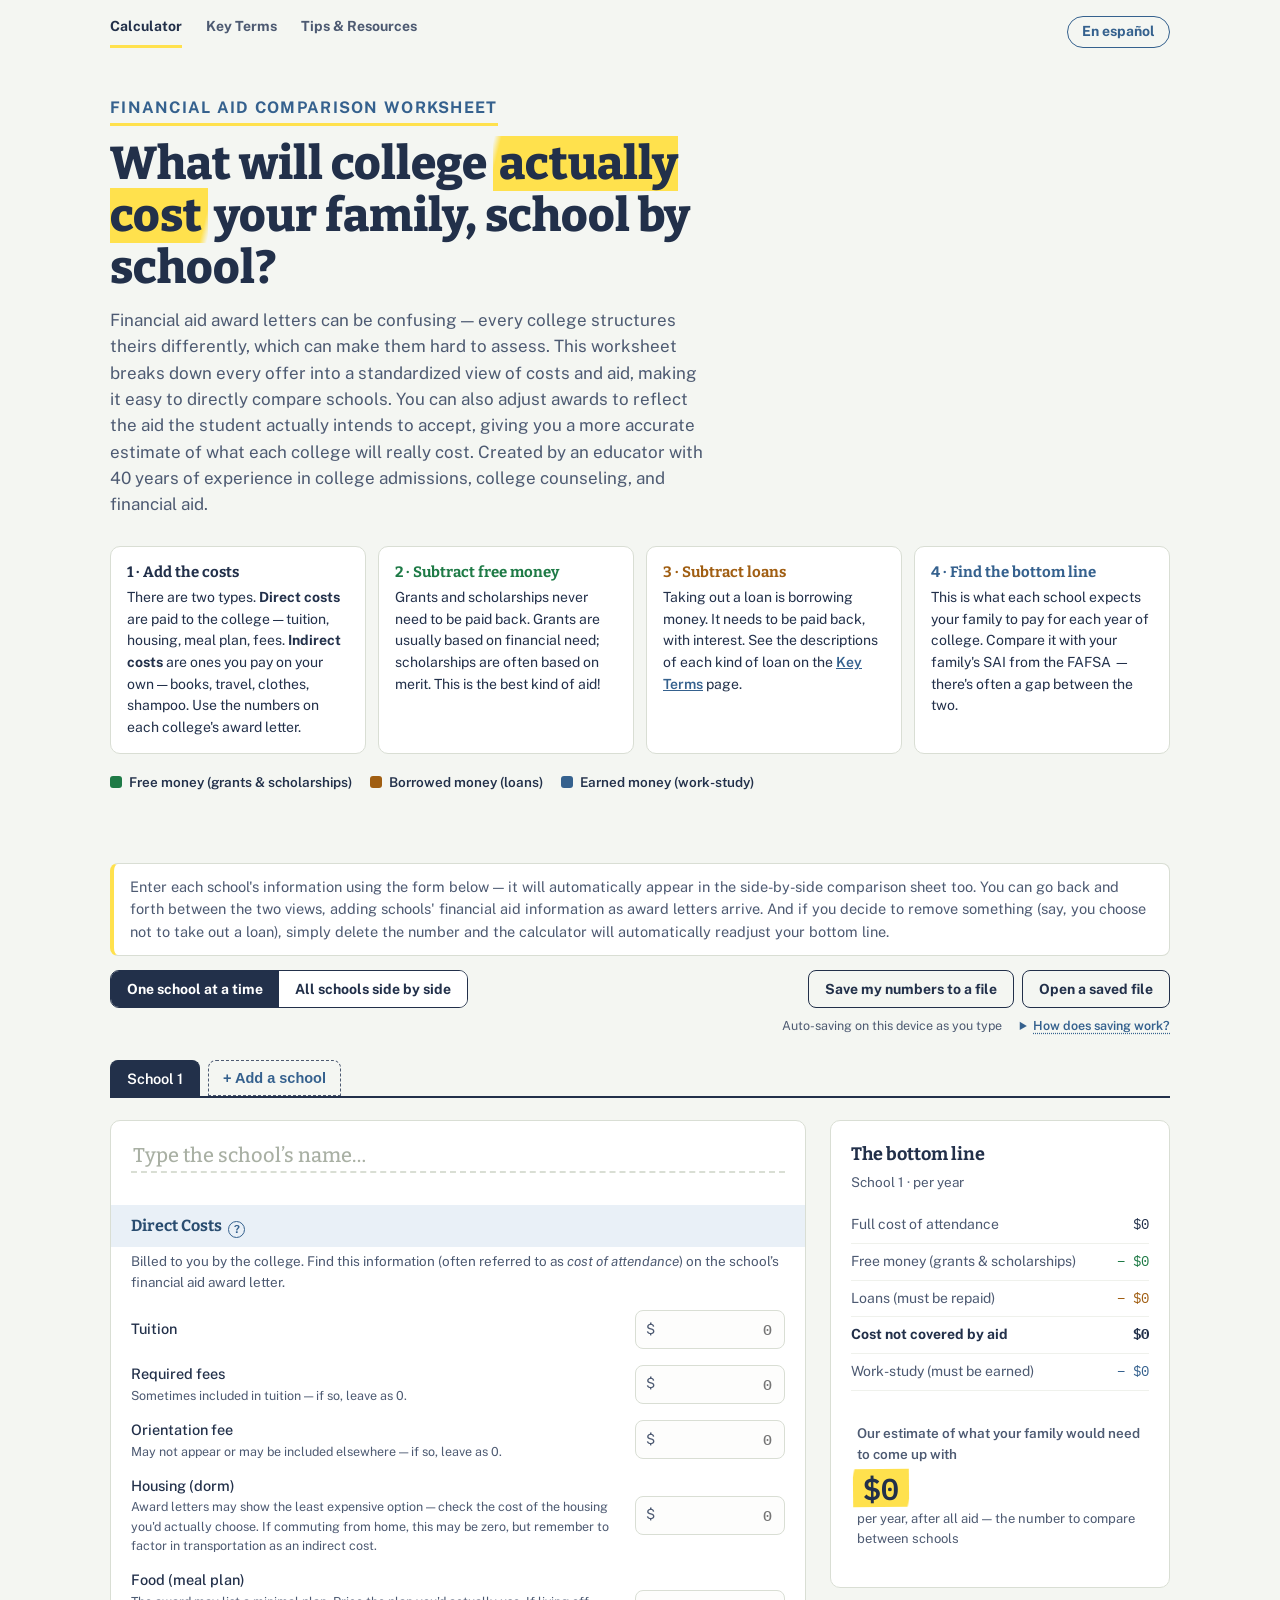
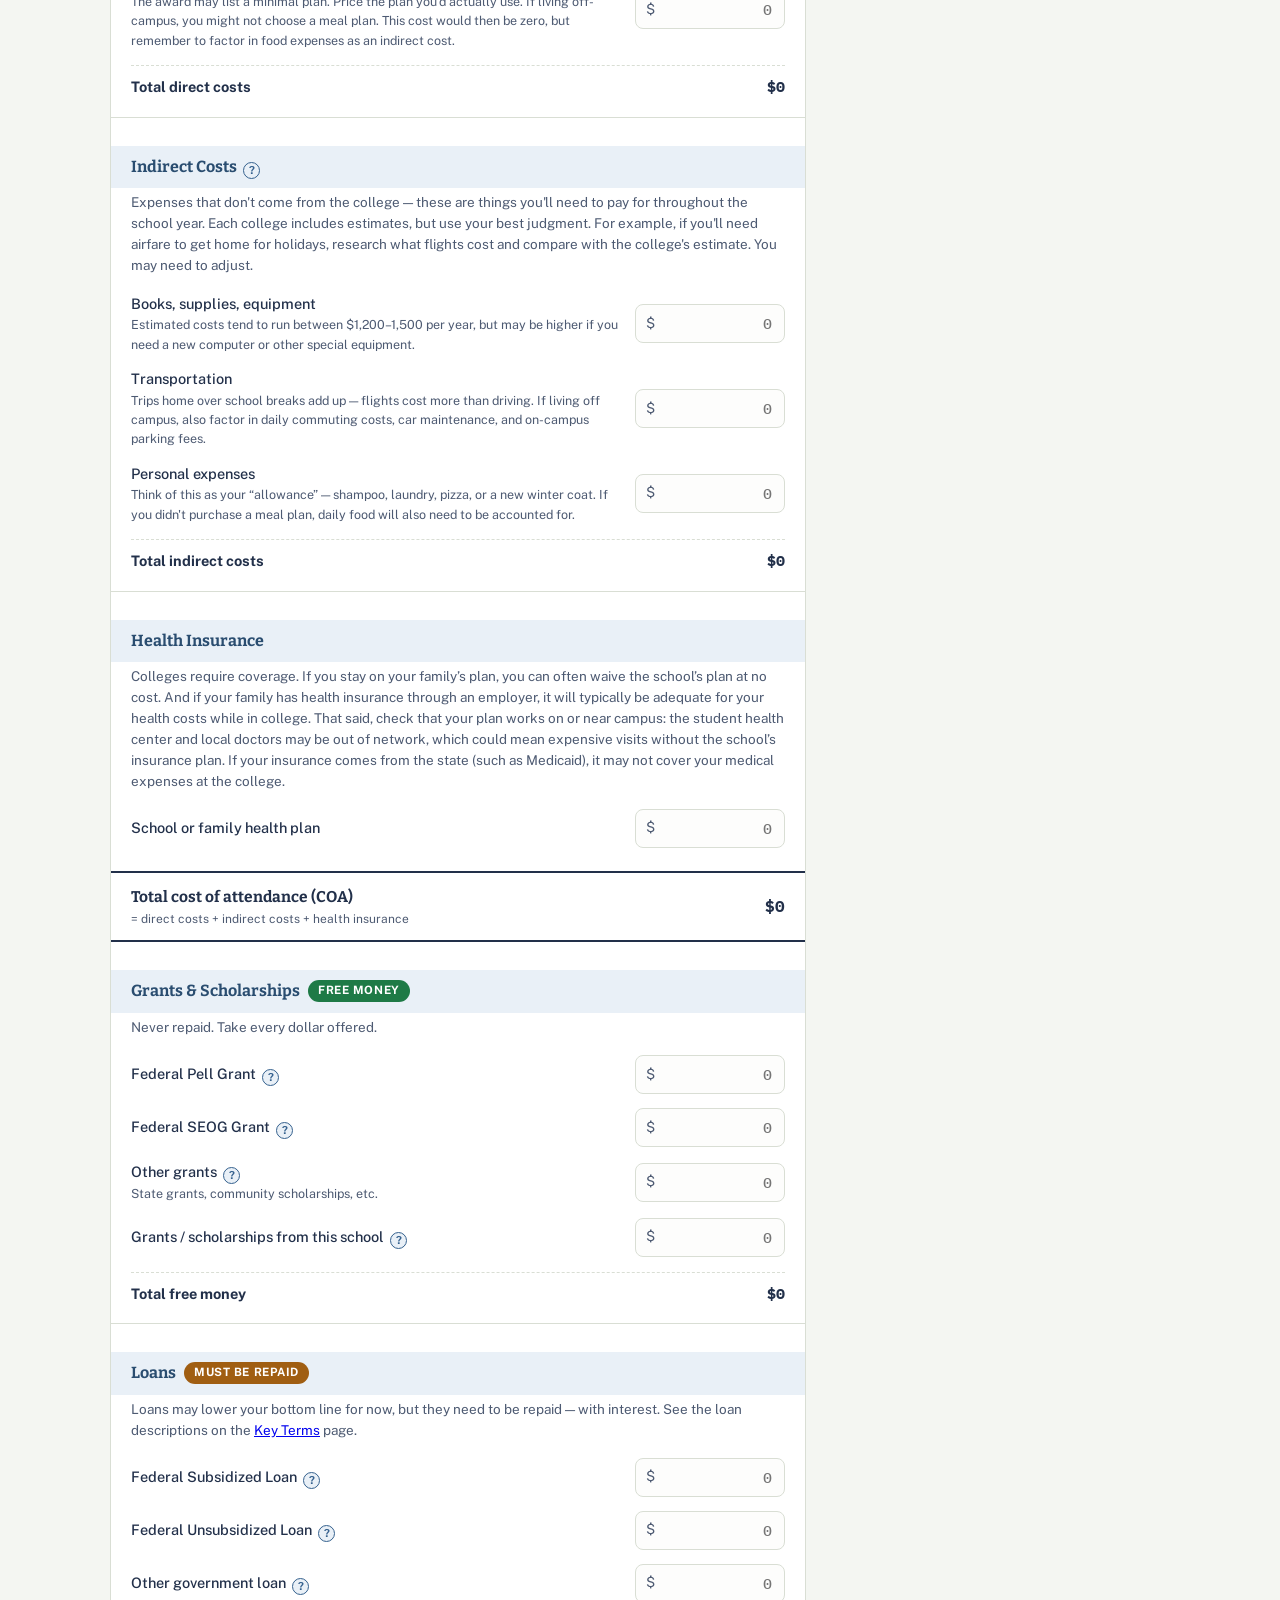
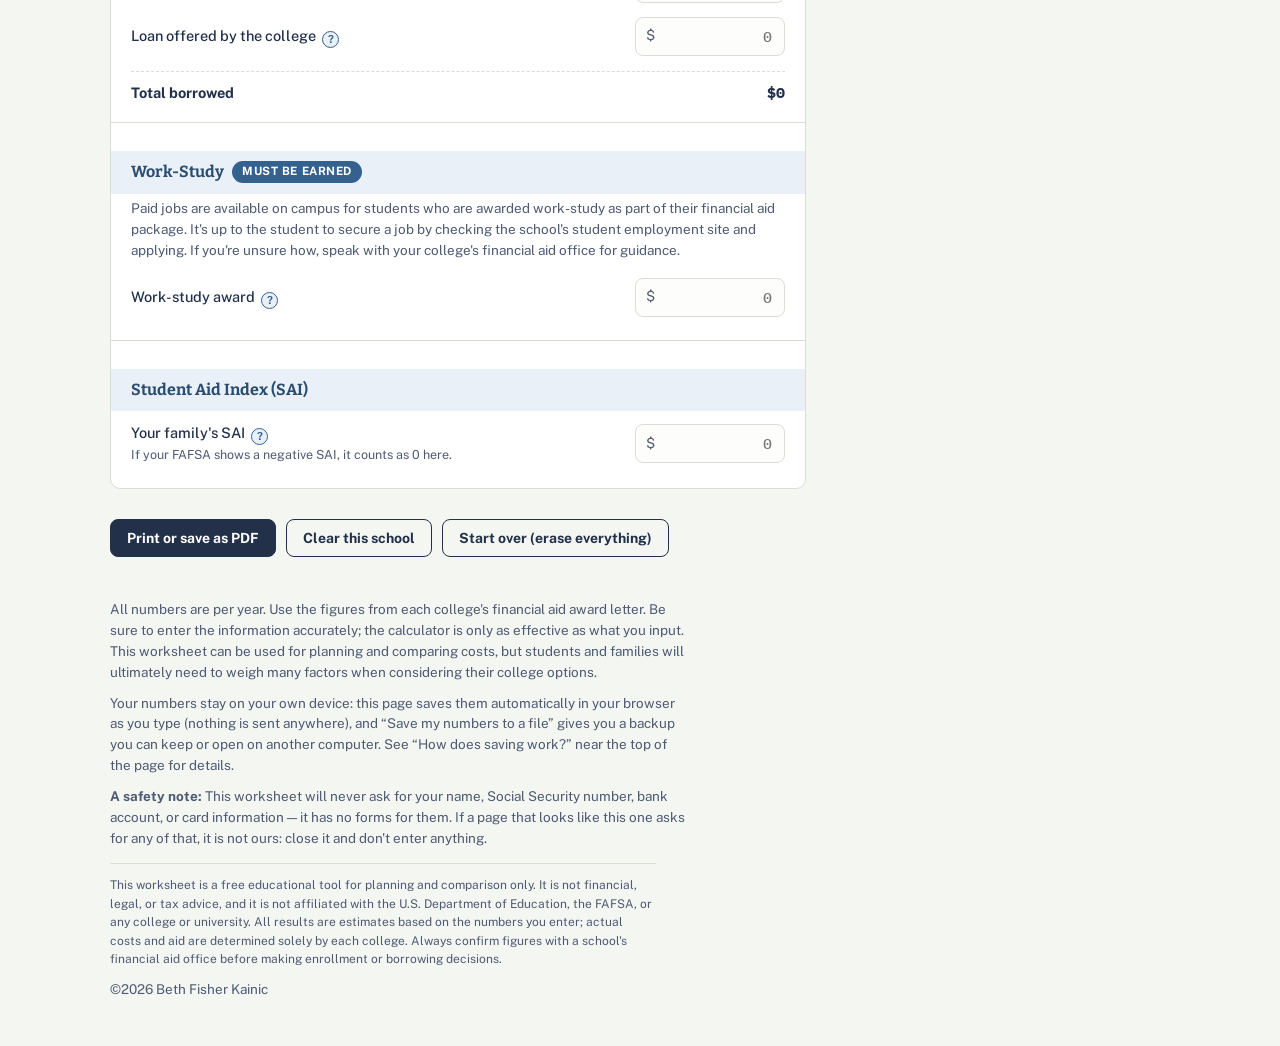
<file: index.html>
<!DOCTYPE html>
<html lang="en">
<head>
<meta charset="UTF-8">
<meta name="viewport" content="width=device-width, initial-scale=1.0">
<title>Financial Aid Comparison Worksheet — What Will College Actually Cost?</title>
<link rel="canonical" href="https://www.comparecollegeaid.org/">
<link rel="alternate" hreflang="en" href="https://www.comparecollegeaid.org/">
<link rel="alternate" hreflang="es" href="https://www.comparecollegeaid.org/index-es.html">
<link rel="alternate" hreflang="x-default" href="https://www.comparecollegeaid.org/">
<meta name="description" content="A free worksheet for comparing college financial aid award letters school by school. Enter each school's costs and aid, and see what your family would actually pay — built by a college counselor.">
<meta property="og:title" content="Financial Aid Comparison Worksheet">
<meta property="og:description" content="Compare financial aid award letters school by school and see what college will actually cost your family. Free, private, built by a college counselor.">
<meta property="og:url" content="https://www.comparecollegeaid.org/">
<meta property="og:type" content="website">
<meta name="twitter:card" content="summary">
<link rel="icon" href="data:image/svg+xml,<svg xmlns=%22http://www.w3.org/2000/svg%22 viewBox=%220 0 100 100%22><text y=%22.9em%22 font-size=%2290%22>🧮</text></svg>">
<link rel="preconnect" href="https://fonts.googleapis.com">
<link rel="preconnect" href="https://fonts.gstatic.com" crossorigin>
<link href="https://fonts.googleapis.com/css2?family=Bitter:wght@500;600;700;800&family=Public+Sans:ital,wght@0,400;0,500;0,600;0,700;1,400&family=IBM+Plex+Mono:wght@500;600&display=swap" rel="stylesheet">
<link rel="stylesheet" href="styles.css">
</head>
<body>
<div class="wrap">
  <nav class="site-nav" aria-label="Site">
    <a href="index.html" class="active">Calculator</a>
    <a href="terms.html">Key Terms</a>
    <a href="tips.html">Tips &amp; Resources</a>
    <a href="index-es.html" class="lang" lang="es">En español</a>
  </nav>

  <header>
    <div class="eyebrow">Financial Aid Comparison Worksheet</div>
    <h1>What will college <span class="hl-sweep">actually cost</span> your family, school by school?</h1>
    <p class="lede">
      Financial aid award letters can be confusing — every college structures theirs differently,
      which can make them hard to assess. This worksheet breaks down every offer into a standardized view of costs and aid,
      making it easy to directly compare schools. You can also adjust awards to reflect the aid the student actually intends to accept, 
      giving you a more accurate estimate of what each college will really cost. Created by an educator with 40 years of experience in 
      college admissions, college counseling, and financial aid.

    </p>

    <div class="steps">
      <div class="step"><b>1 · Add the costs</b>There are two types. <b style="display:inline;font-family:inherit;font-size:inherit">Direct costs</b> are paid to the college — tuition, housing, meal plan, fees. <b style="display:inline;font-family:inherit;font-size:inherit">Indirect costs</b> are ones you pay on your own — books, travel, clothes, shampoo. Use the numbers on each college's award letter.</div>
      <div class="step step-grant"><b>2 · Subtract free money</b>Grants and scholarships never need to be paid back. Grants are usually based on financial need; scholarships are often based on merit. This is the best kind of aid!</div>
      <div class="step step-loan"><b>3 · Subtract loans</b>Taking out a loan is borrowing money. It needs to be paid back, with interest. See the descriptions of each kind of loan on the <a href="terms.html#subsidized-unsubsidized" style="color:var(--work);font-weight:600">Key Terms</a> page.</div>
      <div class="step step-work"><b>4 · Find the bottom line</b>This is what each school expects your family to pay for each year of college. Compare it with your family's SAI from the FAFSA — there's often a gap between the two.</div>
    </div>

    <div class="legend" aria-hidden="true">
      <span><span class="dot" style="background:var(--grant)"></span>Free money (grants &amp; scholarships)</span>
      <span><span class="dot" style="background:var(--loan)"></span>Borrowed money (loans)</span>
      <span><span class="dot" style="background:var(--work)"></span>Earned money (work-study)</span>
    </div>
  </header>

  <p class="switch-note">
    Enter each school's information using the form below — it will automatically appear in the side-by-side comparison sheet too. You can go back and forth between the two views, adding schools' financial aid information as award letters arrive. And if you decide to remove something (say, you choose not to take out a loan), simply delete the number and the calculator will automatically readjust your bottom line.
  </p>

  <div class="control-bar">
    <div class="view-switch" role="group" aria-label="View">
      <button id="viewEntry" aria-pressed="true">One school at a time</button>
      <button id="viewTable" aria-pressed="false">All schools side by side</button>
    </div>
    <div class="save-tools">
      <button class="btn btn-ghost" id="btnDownload">Save my numbers to a file</button>
      <button class="btn btn-ghost" id="btnLoad">Open a saved file</button>
      <input type="file" id="fileInput" accept=".json,application/json" hidden>
    </div>
  </div>

  <div class="control-meta">
    <span class="save-status" id="saveStatus"></span>
    <details class="save-help">
      <summary>How does saving work?</summary>
      <div>
        <p><b>On this device, saving is automatic.</b> As you type, this page remembers your numbers in the web browser you're using. Close the page and come back next week — same device, same browser — and everything will still be here. One caution: clearing your browser's history or cookies erases these saved numbers, so save them to a file first if you're about to do that.</p>
        <p><b>To keep a backup, or move your work to another device,</b> click <b>“Save my numbers to a file.”</b> A small file (it will be named something like <i>my-college-costs-year-month-date.json</i>) goes to your Downloads folder. You don't need to open this file, and if you do, it will look like computer code — that's normal! It's not meant to be read. Just keep it somewhere safe, or email it to yourself or a parent.</p>
        <p><b>To pick up where you left off,</b> come back to this page, click <b>“Open a saved file,”</b> and choose the <i>.json</i> file you saved previously. All of your schools and numbers will reappear on this page.</p>
        <p><b>Using a school or library computer?</b> Shared computers sometimes erase what pages remember, so save your numbers to a file (and email it to yourself) before you leave.</p>
      </div>
    </details>
  </div>

  <!-- Entry view -->
  <div id="entryView">
    <div class="tabs-bar" role="tablist" aria-label="Schools" id="tabsBar"></div>
    <div class="main-grid">
      <div id="formHost"></div>
      <aside class="results" id="resultsHost" aria-live="polite"></aside>
    </div>
  </div>

  <!-- Table view -->
  <div id="tableView" hidden>
    <div class="table-scroller" id="tableHost"></div>
    <p class="table-hint">You can type directly into any cell — totals update as you go. Use “+ Add a school” at the right edge of the table (scroll sideways if you have several schools).</p>
    <div class="toolbar" style="margin-top:12px">
      <button class="btn btn-ghost" id="btnAddColumn">+ Add a school</button>
    </div>
  </div>

  <div class="toolbar">
    <button class="btn btn-primary" onclick="window.print()">Print or save as PDF</button>
    <button class="btn btn-ghost" id="btnClear">Clear this school</button>
    <button class="btn btn-ghost" id="btnReset">Start over (erase everything)</button>
  </div>

  <section class="compare-section" id="compareSection" hidden>
    <h2>Compare your schools</h2>
    <p class="compare-sub">
      The sticker price is not the real price. A school that looks twice as expensive can end up
      costing less once aid is counted — always compare bottom lines, not tuition.
    </p>
    <div class="compare-grid" id="compareGrid"></div>
  </section>

  <footer>
    <p>All numbers are per year. Use the figures from each college's financial aid award letter. Be sure to enter the information accurately; the calculator is only as effective as what you input. This worksheet can be used for planning and comparing costs, but students and families will ultimately need to weigh many factors when considering their college options.</p>
    <p style="margin-top:10px">Your numbers stay on your own device: this page saves them automatically in your browser as you type (nothing is sent anywhere), and “Save my numbers to a file” gives you a backup you can keep or open on another computer. See “How does saving work?” near the top of the page for details.</p>
        <p style="margin-top:10px"><b>A safety note:</b> This worksheet will never ask for your name, Social Security number, bank account, or card information — it has no forms for them. If a page that looks like this one asks for any of that, it is not ours: close it and don't enter anything.</p>
    <p class="fine-print">This worksheet is a free educational tool for planning and comparison only. It is not financial, legal, or tax advice, and it is not affiliated with the U.S. Department of Education, the FAFSA, or any college or university. All results are estimates based on the numbers you enter; actual costs and aid are determined solely by each college. Always confirm figures with a school's financial aid office before making enrollment or borrowing decisions.</p>
    <p style="margin-top:10px">©2026 Beth Fisher Kainic</p>
  </footer>
</div>

<script>
(function () {
  "use strict";

  // ---------- Field definitions (mirrors the counselor's spreadsheet) ----------
  var SECTIONS = [
    {
      id: "direct", legend: "Direct Costs", badge: null,
      note: "Billed to you by the college. Find this information (often referred to as <i>cost of attendance</i>) on the school’s financial aid award letter.",
      fields: [
        { id: "tuition", label: "Tuition" },
        { id: "fees", label: "Required fees", hint: "Sometimes included in tuition — if so, leave as 0." },
        { id: "orientation", label: "Orientation fee", hint: "May not appear or may be included elsewhere — if so, leave as 0."},
        { id: "housing", label: "Housing (dorm)", hint: "Award letters may show the least expensive option — check the cost of the housing you'd actually choose. If commuting from home, this may be zero, but remember to factor in transportation as an indirect cost." },
        { id: "food", label: "Food (meal plan)", hint: "The award may list a minimal plan. Price the plan you'd actually use. If living off-campus, you might not choose a meal plan. This cost would then be zero, but remember to factor in food expenses as an indirect cost." }
      ],
      subtotal: "Total direct costs", subKey: "direct"
    },
    {
      id: "indirect", legend: "Indirect Costs", badge: null,
      note: "Expenses that don't come from the college — these are things you'll need to pay for throughout the school year. Each college includes estimates, but use your best judgment. For example, if you'll need airfare to get home for holidays, research what flights cost and compare with the college's estimate. You may need to adjust.",
      fields: [
        { id: "books", label: "Books, supplies, equipment", hint: "Estimated costs tend to run between $1,200\u20131,500 per year, but may be higher if you need a new computer or other special equipment." },
        { id: "transport", label: "Transportation", hint: "Trips home over school breaks add up — flights cost more than driving. If living off campus, also factor in daily commuting costs, car maintenance, and on-campus parking fees." },
        { id: "personal", label: "Personal expenses", hint: "Think of this as your \u201Callowance\u201D — shampoo, laundry, pizza, or a new winter coat. If you didn't purchase a meal plan, daily food will also need to be accounted for." }
      ],
      subtotal: "Total indirect costs", subKey: "indirect"
    },
    {
      id: "insurance", legend: "Health Insurance", badge: null,
      note: "Colleges require coverage. If you stay on your family’s plan, you can often waive the school’s plan at no cost. And if your family has health insurance through an employer, it will typically be adequate for your health costs while in college. That said, check that your plan works on or near campus: the student health center and local doctors may be out of network, which could mean expensive visits without the school’s insurance plan. If your insurance comes from the state (such as Medicaid), it may not cover your medical expenses at the college.",
      fields: [
        { id: "healthIns", label: "School or family health plan" }
      ],
      subtotal: "Total cost of attendance (COA)", subKey: "coa"
    },
    {
      id: "gift", legend: "Grants & Scholarships", badgeClass: "badge-grant", badge: "Free money", rowClass: "t-grant",
      note: "Never repaid. Take every dollar offered.",
      fields: [
        { id: "pell", label: "Federal Pell Grant" },
        { id: "seog", label: "Federal SEOG Grant" },
        { id: "otherGrant", label: "Other grants", hint: "State grants, community scholarships, etc." },
        { id: "schoolGrant", label: "Grants / scholarships from this school" }
      ],
      subtotal: "Total free money", subKey: "gift"
    },
    {
      id: "loans", legend: "Loans", badgeClass: "badge-loan", badge: "Must be repaid", rowClass: "t-loan",
      note: "Loans may lower your bottom line for now, but they need to be repaid — with interest. See the loan descriptions on the <a href='terms.html#subsidized-unsubsidized'>Key Terms</a> page.",
      fields: [
        { id: "subLoan", label: "Federal Subsidized Loan" },
        { id: "unsubLoan", label: "Federal Unsubsidized Loan" },
        { id: "otherGovLoan", label: "Other government loan" },
        { id: "collegeLoan", label: "Loan offered by the college" }
      ],
      subtotal: "Total borrowed", subKey: "loans"
    },
    {
      id: "work", legend: "Work-Study", badgeClass: "badge-work", badge: "Must be earned", rowClass: "t-work",
      note: "Paid jobs are available on campus for students who are awarded work-study as part of their financial aid package. It's up to the student to secure a job by checking the school's student employment site and applying. If you're unsure how, speak with your college's financial aid office for guidance.",
      fields: [
        { id: "workStudy", label: "Work-study award" }
      ],
      subtotal: null
    },
    {
      id: "family", legend: "Student Aid Index (SAI)", badge: null,
      note: null,
      fields: [
        { id: "sai", label: "Your family's SAI", hint: "If your FAFSA shows a negative SAI, it counts as 0 here." }
      ],
      subtotal: null
    }
  ];

  var ALL_FIELDS = [];
  SECTIONS.forEach(function (s) { s.fields.forEach(function (f) { ALL_FIELDS.push(f.id); }); });

  var STORAGE_KEY = "college-cost-calculator-v1";

  // ---------- State ----------
  function blankSchool() {
    var s = { name: "" };
    ALL_FIELDS.forEach(function (f) { s[f] = ""; });
    return s;
  }
  var schools = [blankSchool()];
  var active = 0;
  var view = "entry"; // 'entry' | 'table'
  var canStore = false;

  // ---------- Persistence ----------
  // Auto-save works in normal browsers; if storage is unavailable
  // (e.g. certain embedded previews), the tool still works — data just
  // lives for the session, and the download button is the backup.
  try {
    var t = "__test__" + Date.now();
    window.localStorage.setItem(t, "1");
    window.localStorage.removeItem(t);
    canStore = true;
  } catch (e) { canStore = false; }

  function persist() {
    if (!canStore) return;
    try {
      window.localStorage.setItem(STORAGE_KEY, JSON.stringify({ schools: schools }));
    } catch (e) { /* storage full or blocked — ignore */ }
    flashStatus("Saved on this device \u2713");
  }
  function restore() {
    if (!canStore) return;
    try {
      var raw = window.localStorage.getItem(STORAGE_KEY);
      if (!raw) return;
      var data = JSON.parse(raw);
      if (data && Array.isArray(data.schools) && data.schools.length) {
        schools = data.schools.slice(0, 20).map(sanitizeSchool);
      }
    } catch (e) { /* corrupted data — start fresh */ }
  }
  function sanitizeSchool(obj) {
    var s = blankSchool();
    if (obj && typeof obj === "object") {
      if (typeof obj.name === "string") s.name = obj.name.slice(0,80);
      ALL_FIELDS.forEach(function (f) {
        if (obj[f] !== undefined && obj[f] !== null) s[f] = String(obj[f]).slice(0,20);
      });
    }
    return s;
  }

  var statusTimer = null;
  function flashStatus(msg) {
    var el = document.getElementById("saveStatus");
    el.textContent = msg;
    clearTimeout(statusTimer);
    statusTimer = setTimeout(function () {
      el.textContent = canStore ? "Auto-saving on this device as you type" : "Tip: use \u201CSave my numbers to a file\u201D to keep your work";
    }, 2500);
  }

  // ---------- Helpers ----------
  function num(v) {
  var n = parseFloat(String(v).replace(/[,$\s]/g, ""));
  if (isNaN(n) || n < 0) return 0;
  return Math.min(n, 9999999);
  }
  function fmt(n) { return "$" + Math.round(n).toLocaleString("en-US"); }
  function calc(s) {
    var direct = num(s.tuition) + num(s.fees) + num(s.orientation) + num(s.housing) + num(s.food);
    var indirect = num(s.books) + num(s.transport) + num(s.personal);
    var coa = direct + indirect + num(s.healthIns);
    var gift = num(s.pell) + num(s.seog) + num(s.otherGrant) + num(s.schoolGrant);
    var loans = num(s.subLoan) + num(s.unsubLoan) + num(s.otherGovLoan) + num(s.collegeLoan);
    var notCovered = coa - gift - loans;
    var grand = notCovered - num(s.workStudy);
    var gap = grand - num(s.sai);
    return { direct: direct, indirect: indirect, coa: coa, gift: gift, loans: loans,
             notCovered: notCovered, grand: grand, gap: gap, sai: num(s.sai), work: num(s.workStudy) };
  }
  function schoolLabel(i) { return schools[i].name.trim() || "School " + (i + 1); }
  function esc(str) {
    return String(str).replace(/[&<>"']/g, function (c) {
      return { "&": "&amp;", "<": "&lt;", ">": "&gt;", '"': "&quot;", "'": "&#39;" }[c];
    });
  }
  function changed() { persist(); }

  // ---------- View switching ----------
  function setView(v) {
    view = v;
    document.getElementById("viewEntry").setAttribute("aria-pressed", v === "entry" ? "true" : "false");
    document.getElementById("viewTable").setAttribute("aria-pressed", v === "table" ? "true" : "false");
    document.getElementById("entryView").hidden = v !== "entry";
    document.getElementById("tableView").hidden = v !== "table";
    renderAll();
  }
  document.getElementById("viewEntry").addEventListener("click", function () { setView("entry"); });
  document.getElementById("viewTable").addEventListener("click", function () { setView("table"); });

  // ---------- Render: tabs ----------
  function renderTabs() {
    var bar = document.getElementById("tabsBar");
    bar.innerHTML = "";
    schools.forEach(function (s, i) {
      var b = document.createElement("button");
      b.className = "tab";
      b.setAttribute("role", "tab");
      b.setAttribute("aria-selected", i === active ? "true" : "false");
      b.textContent = schoolLabel(i);
      b.addEventListener("click", function () { active = i; renderAll(); });
      bar.appendChild(b);
    });
    if (schools.length < 20) {
      var add = document.createElement("button");
      add.className = "tab-add";
      add.textContent = "+ Add a school";
      add.addEventListener("click", addSchool);
      bar.appendChild(add);
    }
  }

  // ---------- Render: entry form ----------
  function renderForm() {
    var s = schools[active];
    var host = document.getElementById("formHost");
    var html = '<div class="school-form"><div class="school-name-row">' +
      '<input type="text" id="f_name" placeholder="Type the school\u2019s name\u2026" value="' + esc(s.name) + '" aria-label="School name">' +
      (schools.length > 1 ? '<button class="btn-remove" id="btnRemove">Remove</button>' : "") +
      "</div>";

    SECTIONS.forEach(function (sec) {
      html += "<fieldset><legend>" + sec.legend;
      if (sec.badge) html += '<span class="badge ' + sec.badgeClass + '">' + sec.badge + "</span>";
      html += "</legend>";
      if (sec.note) html += '<p class="fs-note">' + sec.note + "</p>";
      sec.fields.forEach(function (f) {
        html += '<div class="row"><label for="f_' + f.id + '">' + f.label;
        if (f.hint) html += '<span class="hint">' + f.hint + "</span>";
        html += '</label><div class="money-input">' +
          '<input type="text" inputmode="decimal" id="f_' + f.id + '" data-field="' + f.id + '" value="' + esc(s[f.id]) + '" placeholder="0">' +
          "</div></div>";
      });
      if (sec.id === "insurance") {
        html += '<div style="clear:both;height:10px"></div>';
        html += "</fieldset>";
        html += '<div class="coa-band"><div class="coa-text"><span class="coa-label">' + sec.subtotal + '</span><span class="coa-sub">= direct costs + indirect costs + health insurance</span></div><span class="money" id="sub_insurance"></span></div>';
      } else {
        if (sec.subtotal) {
          html += '<div class="subtotal-row"><span>' + sec.subtotal + '</span><span class="money" id="sub_' + sec.id + '"></span></div>';
        } else {
          html += '<div style="clear:both;height:10px"></div>';
        }
        html += "</fieldset>";
      }
    });
    html += "</div>";
    host.innerHTML = html;

    document.getElementById("f_name").addEventListener("input", function (e) {
      schools[active].name = e.target.value;
      changed(); renderTabs(); renderResults(); renderCompare();
    });
    var rm = document.getElementById("btnRemove");
    if (rm) rm.addEventListener("click", function () {
      if (!confirm("Remove " + schoolLabel(active) + " and its numbers?")) return;
      schools.splice(active, 1);
      active = Math.max(0, active - 1);
      changed(); renderAll();
    });
    host.querySelectorAll("input[data-field]").forEach(function (inp) {
      inp.addEventListener("input", function (e) {
        schools[active][e.target.getAttribute("data-field")] = e.target.value;
        checkInput(e.target);
        changed(); renderSubtotals(); renderResults(); renderCompare();
      });
    });
    renderSubtotals();
  }

  function renderSubtotals() {
    var c = calc(schools[active]);
    var map = { direct: c.direct, indirect: c.indirect, insurance: c.coa, gift: c.gift, loans: c.loans };
    Object.keys(map).forEach(function (k) {
      var el = document.getElementById("sub_" + k);
      if (el) el.textContent = fmt(map[k]);
    });
  }

  // ---------- Render: results panel ----------
  function renderResults() {
    var host = document.getElementById("resultsHost");
    if (view !== "entry") return;
    var s = schools[active];
    var c = calc(s);
    var gapGood = c.gap <= 0;
    var hasNumbers = c.coa > 0;

    var html = "<h2>The bottom line</h2>" +
      '<div class="for-school">' + esc(schoolLabel(active)) + " \u00b7 per year</div>" +
      row("Full cost of attendance", fmt(c.coa)) +
      row("Free money (grants &amp; scholarships)", "\u2212 " + fmt(c.gift), "r-grant") +
      row("Loans (must be repaid)", "\u2212 " + fmt(c.loans), "r-loan") +
      row("Cost not covered by aid", fmt(c.notCovered), "strong") +
      row("Work-study (must be earned)", "\u2212 " + fmt(c.work), "r-work");

    html += '<div class="grand"><div class="g-label">Our estimate of what your family would need to come up with</div>' +
      '<div class="g-num">' + fmt(c.grand) + '</div>' +
      '<div class="g-sub">per year, after all aid \u2014 the number to compare between schools</div></div>';

    if (hasNumbers) {
      if (c.sai > 0 || !gapGood) {
        html += '<div class="gap-note ' + (gapGood ? "" : "gap-bad") + '">';
        if (gapGood) {
          html += "Good news: what this school asks is at or below your family\u2019s SAI of <b>" + fmt(c.sai) + "</b> \u2014 the benchmark from your FAFSA.";
        } else {
          html += "Your family\u2019s SAI is <b>" + fmt(c.sai) + "</b> \u2014 so this school is asking <b>" + fmt(c.gap) + "</b> more than that benchmark. That gap would need outside scholarships, extra earnings, or private loans. It\u2019s also a fair reason to appeal your aid award.";
        }
        html += "</div>";
      }
      if (c.loans > 0) {
        html += '<div class="loan-note">Heads up: this plan includes borrowing <b class="money">' + fmt(c.loans) + "</b> this year \u2014 about <b class=\"money\">" + fmt(c.loans * 4) + "</b> over four years, before interest.</div>";
      }
    }
    host.innerHTML = html;

    function row(lbl, val, cls) {
      return '<div class="r-line ' + (cls || "") + '"><span class="lbl">' + lbl + '</span><span class="money">' + val + "</span></div>";
    }
  }

  // ---------- Render: side-by-side table ----------
  function renderTable() {
    if (view !== "table") return;
    var host = document.getElementById("tableHost");
    var n = schools.length;

    var addCol = n < 20;
    var emptyCell = addCol ? '<td class="td-empty"></td>' : "";
    var totalCols = n + 1 + (addCol ? 1 : 0);

    var html = '<table class="cost-table"><thead><tr><th>Per year</th>';
    schools.forEach(function (s, i) {
      html += '<th><input type="text" data-tname="' + i + '" value="' + esc(s.name) + '" placeholder="School ' + (i + 1) + '" aria-label="School ' + (i + 1) + ' name">' +
        (n > 1 ? '<button class="col-remove" data-trem="' + i + '">remove</button>' : "") + "</th>";
    });
    if (addCol) html += '<th class="th-add"><button class="btn-add-col" data-taddcol>+ Add a school</button></th>';
    html += "</tr></thead><tbody>";

    SECTIONS.forEach(function (sec) {
      html += '<tr class="t-section"><td colspan="' + totalCols + '">' + sec.legend +
        (sec.badge ? '<span class="badge ' + sec.badgeClass + '">' + sec.badge + "</span>" : "") + "</td></tr>";
      sec.fields.forEach(function (f) {
        html += "<tr><td>" + f.label + "</td>";
        schools.forEach(function (s, i) {
          html += '<td><span class="money-input"><input type="text" inputmode="decimal" data-tfield="' + f.id + '" data-tschool="' + i + '" value="' + esc(s[f.id]) + '" placeholder="0" aria-label="' + esc(f.label + ", " + schoolLabel(i)) + '"></span></td>';
        });
        html += emptyCell + "</tr>";
      });
      if (sec.subtotal) {
        html += '<tr class="' + (sec.id === "insurance" ? "t-sub t-coa" : "t-sub " + (sec.rowClass || "")) + '"><td>' + sec.subtotal + "</td>";
        schools.forEach(function (s, i) {
          html += '<td class="money" data-tsub="' + sec.subKey + '-' + i + '"></td>';
        });
        html += emptyCell + "</tr>";
      }
    });

    html += computedRow("Cost not covered by aid (after free money and loans)", "notCovered", "t-sub");
    html += computedRow("Cost to your family (after work-study)", "grand", "t-grand");
    html += computedRow("The gap (cost beyond your SAI)", "gap", "t-gap");
    html += "</tbody></table>";
    host.innerHTML = html;

    function computedRow(label, key, cls) {
      var r = '<tr class="' + cls + '"><td>' + label + "</td>";
      schools.forEach(function (s, i) {
        r += '<td class="money" data-tsub="' + key + "-" + i + '"></td>';
      });
      return r + emptyCell + "</tr>";
    }

    var addBtn = host.querySelector("button[data-taddcol]");
    if (addBtn) addBtn.addEventListener("click", addSchool);

    host.querySelectorAll("input[data-tfield]").forEach(function (inp) {
      inp.addEventListener("input", function (e) {
        var i = +e.target.getAttribute("data-tschool");
        schools[i][e.target.getAttribute("data-tfield")] = e.target.value;
        checkInput(e.target);
        changed(); updateTableTotals(); renderCompare();
      });
    });
    host.querySelectorAll("input[data-tname]").forEach(function (inp) {
      inp.addEventListener("input", function (e) {
        schools[+e.target.getAttribute("data-tname")].name = e.target.value;
        changed(); renderCompare();
      });
    });
    host.querySelectorAll("button[data-trem]").forEach(function (btn) {
      btn.addEventListener("click", function (e) {
        var i = +e.target.getAttribute("data-trem");
        if (!confirm("Remove " + schoolLabel(i) + " and its numbers?")) return;
        schools.splice(i, 1);
        active = Math.min(active, schools.length - 1);
        changed(); renderAll();
      });
    });
    updateTableTotals();
  }

  function updateTableTotals() {
    schools.forEach(function (s, i) {
      var c = calc(s);
      var vals = { direct: c.direct, indirect: c.indirect, coa: c.coa, gift: c.gift,
                   loans: c.loans, notCovered: c.notCovered, grand: c.grand };
      Object.keys(vals).forEach(function (k) {
        var el = document.querySelector('[data-tsub="' + k + "-" + i + '"]');
        if (el) el.textContent = fmt(vals[k]);
      });
      var gapEl = document.querySelector('[data-tsub="gap-' + i + '"]');
      if (gapEl) {
        if (c.coa <= 0) { gapEl.textContent = "\u2014"; gapEl.style.color = ""; }
        else if (c.gap > 0) { gapEl.textContent = fmt(c.gap); gapEl.style.color = "var(--danger)"; }
        else { gapEl.textContent = "None"; gapEl.style.color = "var(--grant)"; }
      }
    });
  }

  // ---------- Render: comparison cards ----------
  function renderCompare() {
    var section = document.getElementById("compareSection");
    var withData = schools.map(function (s, i) { return { i: i, c: calc(s) }; })
                          .filter(function (x) { return x.c.coa > 0; });
    if (withData.length < 2) { section.hidden = true; return; }
    section.hidden = false;
    withData.sort(function (a, b) { return a.c.grand - b.c.grand; });
    var grid = document.getElementById("compareGrid");
    grid.innerHTML = withData.map(function (x, rank) {
      var c = x.c;
      return '<div class="c-card' + (rank === 0 ? " best" : "") + '">' +
        '<div class="c-rank">' + (rank === 0 ? "Lowest cost to your family" : "") + "</div>" +
        "<h3>" + esc(schoolLabel(x.i)) + "</h3>" +
        cLine("Sticker price (COA)", fmt(c.coa)) +
        cLine("Free money", "\u2212 " + fmt(c.gift)) +
        cLine("Loans", "\u2212 " + fmt(c.loans)) +
        cLine("Work-study", "\u2212 " + fmt(c.work)) +
        '<div class="c-big"><span>Family pays</span><span class="money">' + fmt(c.grand) + "</span></div>" +
        '<div class="c-line"><span class="lbl">The gap</span><span class="money" style="color:' + (c.gap > 0 ? "var(--danger)" : "var(--grant)") + '">' + (c.gap > 0 ? fmt(c.gap) : "None") + "</span></div>" +
        "</div>";
    }).join("");
    function cLine(lbl, val) {
      return '<div class="c-line"><span class="lbl">' + lbl + '</span><span class="money">' + val + "</span></div>";
    }
  }

  // ---------- Download / load file ----------
  document.getElementById("btnDownload").addEventListener("click", function () {
    var payload = { app: "college-cost-calculator", version: 1, savedAt: new Date().toISOString(), schools: schools };
    var blob = new Blob([JSON.stringify(payload, null, 2)], { type: "application/json" });
    var a = document.createElement("a");
    a.href = URL.createObjectURL(blob);
    a.download = "my-college-costs-" + new Date().toISOString().slice(0, 10) + ".json";
    document.body.appendChild(a);
    a.click();
    document.body.removeChild(a);
    setTimeout(function () { URL.revokeObjectURL(a.href); }, 1000);
    flashStatus("Saved! Check your Downloads folder \u2713");
  });
  document.getElementById("btnLoad").addEventListener("click", function () {
    document.getElementById("fileInput").click();
  });
  document.getElementById("fileInput").addEventListener("change", function (e) {
    var file = e.target.files && e.target.files[0];
    if (!file) return;
    var reader = new FileReader();
    reader.onload = function () {
      try {
        var data = JSON.parse(reader.result);
        if (data && Array.isArray(data.schools) && data.schools.length) {
          schools = data.schools.slice(0, 20).map(sanitizeSchool);
          active = 0;
          changed(); renderAll();
          flashStatus("Loaded " + schools.length + " school" + (schools.length > 1 ? "s" : "") + " \u2713");
        } else {
          alert("That file doesn't look like a saved worksheet from this calculator.");
        }
      } catch (err) {
        alert("Couldn't read that file. Make sure it's the .json file this calculator downloaded.");
      }
      e.target.value = "";
    };
    reader.readAsText(file);
  });

  // ---------- Add a school (shared by all views) ----------
  function addSchool() {
    if (schools.length >= 20) { alert("You can compare up to 20 schools."); return; }
    schools.push(blankSchool());
    active = schools.length - 1;
    changed(); renderAll();
    // Put the cursor in the new school's name box so typing can start right away
    var target = view === "table"
      ? document.querySelector('input[data-tname="' + (schools.length - 1) + '"]')
      : document.getElementById("f_name");
    if (target) target.focus();
  }
  document.getElementById("btnAddColumn").addEventListener("click", addSchool);
  document.getElementById("btnClear").addEventListener("click", function () {
    if (!confirm("Clear all numbers for " + schoolLabel(active) + "?")) return;
    var name = schools[active].name;
    schools[active] = blankSchool();
    schools[active].name = name;
    changed(); renderAll();
  });
  document.getElementById("btnReset").addEventListener("click", function () {
    if (!confirm("Erase ALL schools and start over? This can't be undone (unless you downloaded a file).")) return;
    schools = [blankSchool()];
    active = 0;
    if (canStore) { try { window.localStorage.removeItem(STORAGE_KEY); } catch (e) {} }
    renderAll();
    flashStatus("Cleared");
  });

  // ---------- Term tooltips (hover on desktop, tap on mobile) ----------
  var TERM_DEFS = {
    secDirect: { match: "Direct Costs", short: "Costs the student pays directly to the college \u2014 tuition, housing, meal plan, fees.", glossary: "direct-indirect" },
    secIndirect: { match: "Indirect Costs", short: "Costs the student pays on their own \u2014 books, travel, personal items. The college never bills you for these, but they're real.", glossary: "direct-indirect" },
    pell: { match: "Federal Pell Grant", short: "Free money from the federal government, based on financial need. Never repaid.", glossary: "pell" },
    seog: { match: "Federal SEOG Grant", short: "Extra federal free money for high-need students. Funds are limited \u2014 applying early matters. Never repaid.", glossary: "seog" },
    schoolGrant: { match: "Grants / scholarships from this school", short: "Free money from the college itself \u2014 need-based grants or merit scholarships. Never repaid.", glossary: "school-grants" },
    otherGrant: { match: "Other grants", short: "Free money from states, foundations, religious groups, or local organizations. Often for one year only.", glossary: "outside-grants" },
    subLoan: { match: "Federal Subsidized Loan", short: "A federal loan where the government pays the interest while you're in school. Must be repaid.", glossary: "subsidized-unsubsidized" },
    unsubLoan: { match: "Federal Unsubsidized Loan", short: "A federal loan where interest starts adding up from day one. Must be repaid.", glossary: "subsidized-unsubsidized" },
    otherGovLoan: { match: "Other government loan", short: "Other government loans, like Parent PLUS. Interest rates can be higher than the student's federal loans.", glossary: "other-loans" },
    collegeLoan: { match: "Loan offered by the college", short: "A loan from the school itself. Be sure to compare the terms against federal loans to determine your best options.", glossary: "other-loans" },
    workStudy: { match: "Work-study award", short: "Money earned through a part-time campus job during the year. The student must apply for and keep the job.", glossary: "work-study" },
    sai: { match: "Your family's SAI", short: "A FAFSA-generated number that is used by colleges to determine how much need-based financial aid you are eligible for.", glossary: "sai" }
  };
  var tipEl = null, tipFor = null, hoverTimer = null;
  function closeTip() {
    if (tipEl) { tipEl.remove(); tipEl = null; tipFor = null; }
  }
  function scheduleClose() { hoverTimer = setTimeout(closeTip, 300); }
  function cancelClose() { clearTimeout(hoverTimer); }
  function openTip(btn, key) {
    closeTip(); cancelClose();
    var d = TERM_DEFS[key];
    tipEl = document.createElement("div");
    tipEl.className = "term-tip";
    tipEl.innerHTML = d.short + ' <a href="terms.html#' + d.glossary + '">Full definition \u2192</a>';
    document.body.appendChild(tipEl);
    var r = btn.getBoundingClientRect();
    tipEl.style.top = (r.bottom + window.scrollY + 6) + "px";
    var left = r.left + window.scrollX - 10;
    var maxLeft = window.scrollX + document.documentElement.clientWidth - tipEl.offsetWidth - 12;
    tipEl.style.left = Math.max(8, Math.min(left, maxLeft)) + "px";
    tipFor = btn;
    tipEl.addEventListener("mouseenter", cancelClose);
    tipEl.addEventListener("mouseleave", scheduleClose);
  }
  function makeInfoBtn(key) {
    var b = document.createElement("button");
    b.type = "button";
    b.className = "term-info";
    b.textContent = "?";
    b.setAttribute("aria-label", "What does this mean?");
    b.addEventListener("click", function (e) {
      e.preventDefault(); e.stopPropagation();
      if (tipFor === b) closeTip(); else openTip(b, key);
    });
    b.addEventListener("mouseenter", function () { cancelClose(); openTip(b, key); });
    b.addEventListener("mouseleave", scheduleClose);
    return b;
  }
  document.addEventListener("click", function (e) {
    if (tipEl && !tipEl.contains(e.target) && e.target !== tipFor) closeTip();
  });
  document.addEventListener("keydown", function (e) { if (e.key === "Escape") closeTip(); });
  window.addEventListener("scroll", closeTip, { passive: true });
  function decorateTerms() {
    document.querySelectorAll("#formHost legend").forEach(function (lg) {
      if (lg.querySelector(".term-info")) return;
      var text = (lg.childNodes[0] && lg.childNodes[0].nodeValue ? lg.childNodes[0].nodeValue : "").trim();
      Object.keys(TERM_DEFS).forEach(function (key) {
        if (TERM_DEFS[key].match === text) lg.appendChild(makeInfoBtn(key));
      });
    });
    Object.keys(TERM_DEFS).forEach(function (key) {
      var lab = document.querySelector('label[for="f_' + key + '"]');
      if (lab && !lab.querySelector(".term-info")) {
        var hint = lab.querySelector(".hint");
        if (hint) lab.insertBefore(makeInfoBtn(key), hint);
        else lab.appendChild(makeInfoBtn(key));
      }
    });
    document.querySelectorAll(".cost-table tbody td:first-child").forEach(function (td) {
      if (td.querySelector(".term-info")) return;
      var text = (td.childNodes[0] && td.childNodes[0].nodeValue ? td.childNodes[0].nodeValue : td.textContent).trim();
      Object.keys(TERM_DEFS).forEach(function (key) {
        if (TERM_DEFS[key].match === text) td.appendChild(makeInfoBtn(key));
      });
    });
  }

  function checkInput(inp) {
    var v = inp.value.trim();
    if (!v) { inp.classList.remove("input-warn"); inp.title = ""; return; }
    var n = parseFloat(v.replace(/[,$\s]/g, ""));
    var bad = isNaN(n) || n < 0 || n > 9999999;
    inp.classList.toggle("input-warn", bad);
    inp.title = bad ? "This entry will count as " + (isNaN(n) || n < 0 ? "$0" : "$9,999,999") + " — enter a positive dollar amount." : "";
  }

  function renderAll() {
    renderTabs(); renderForm(); renderResults(); renderTable(); renderCompare();
    decorateTerms();
    closeTip();
  }

  // ---------- Init ----------
  restore();
  flashStatus(canStore ? "Auto-saving on this device as you type" : "Tip: use \u201CSave my numbers to a file\u201D to keep your work");
  renderAll();
})();
</script>
</body>
</html>
</file>
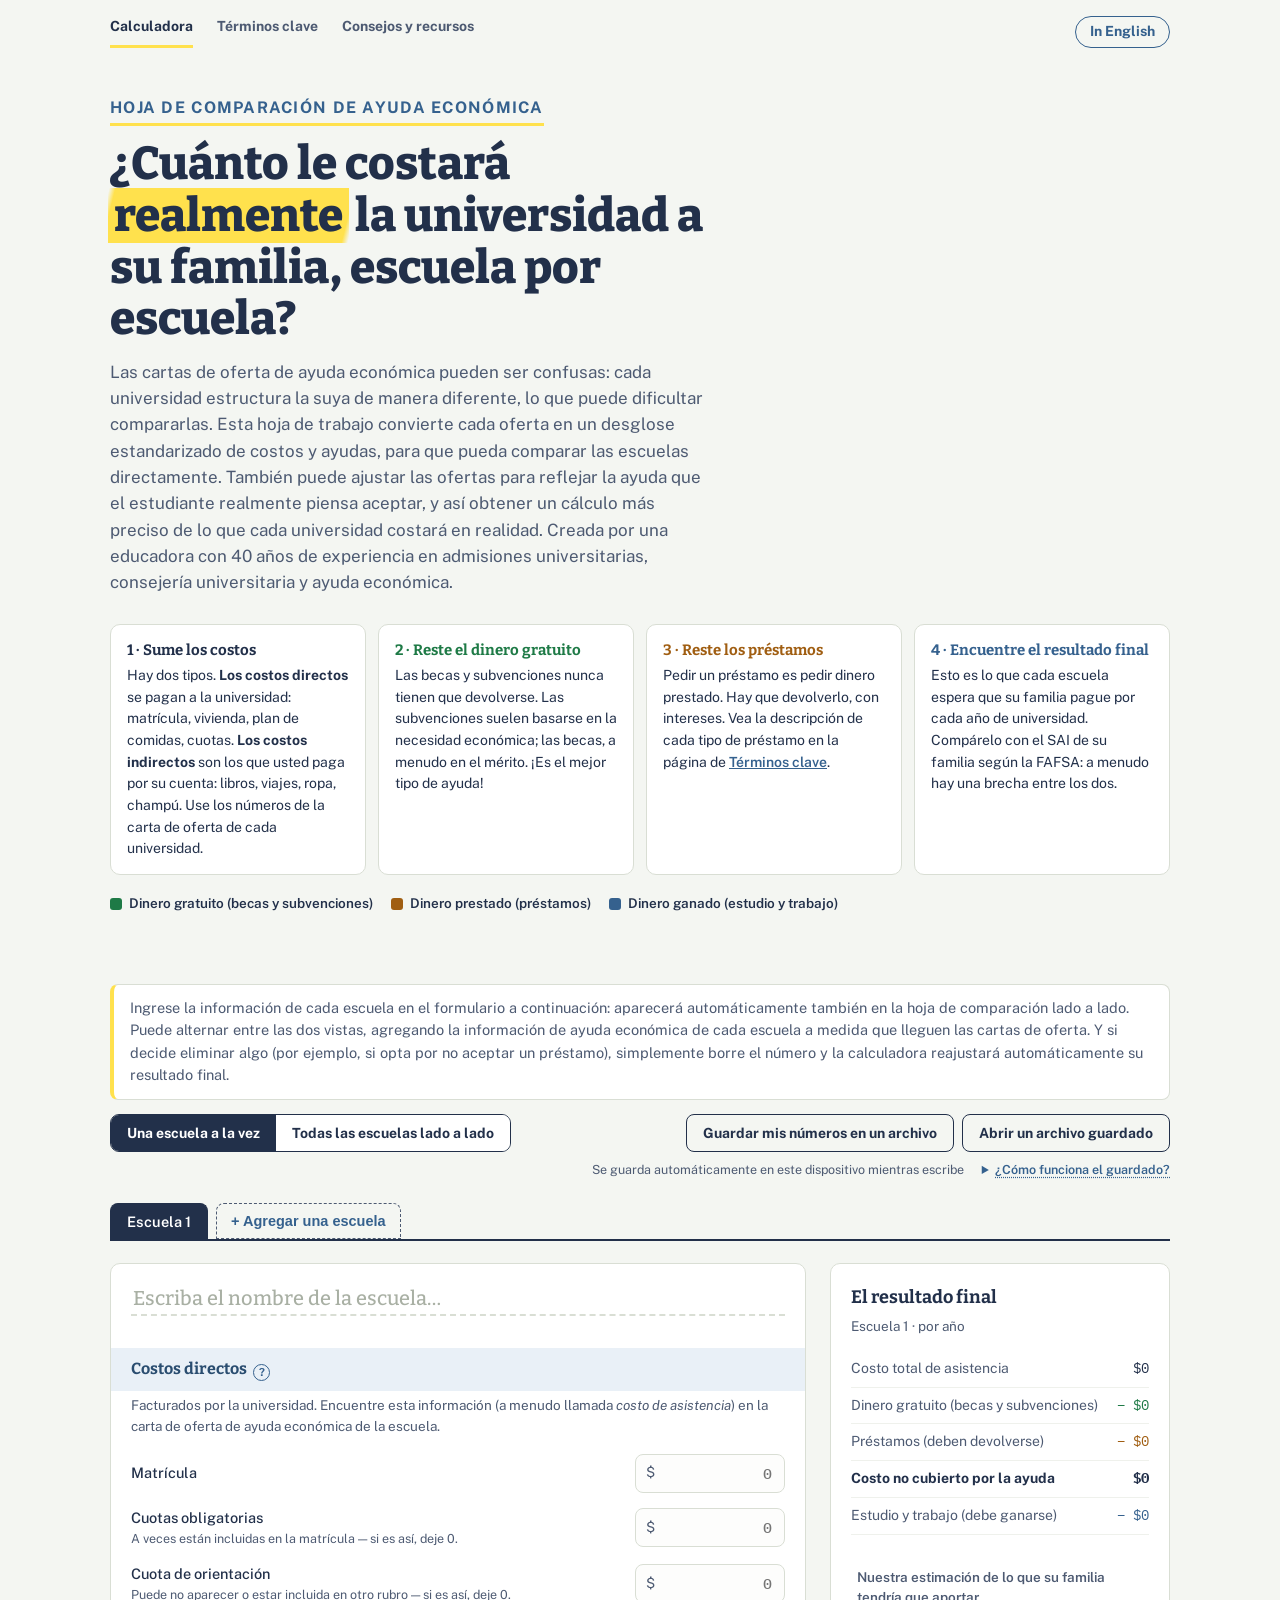
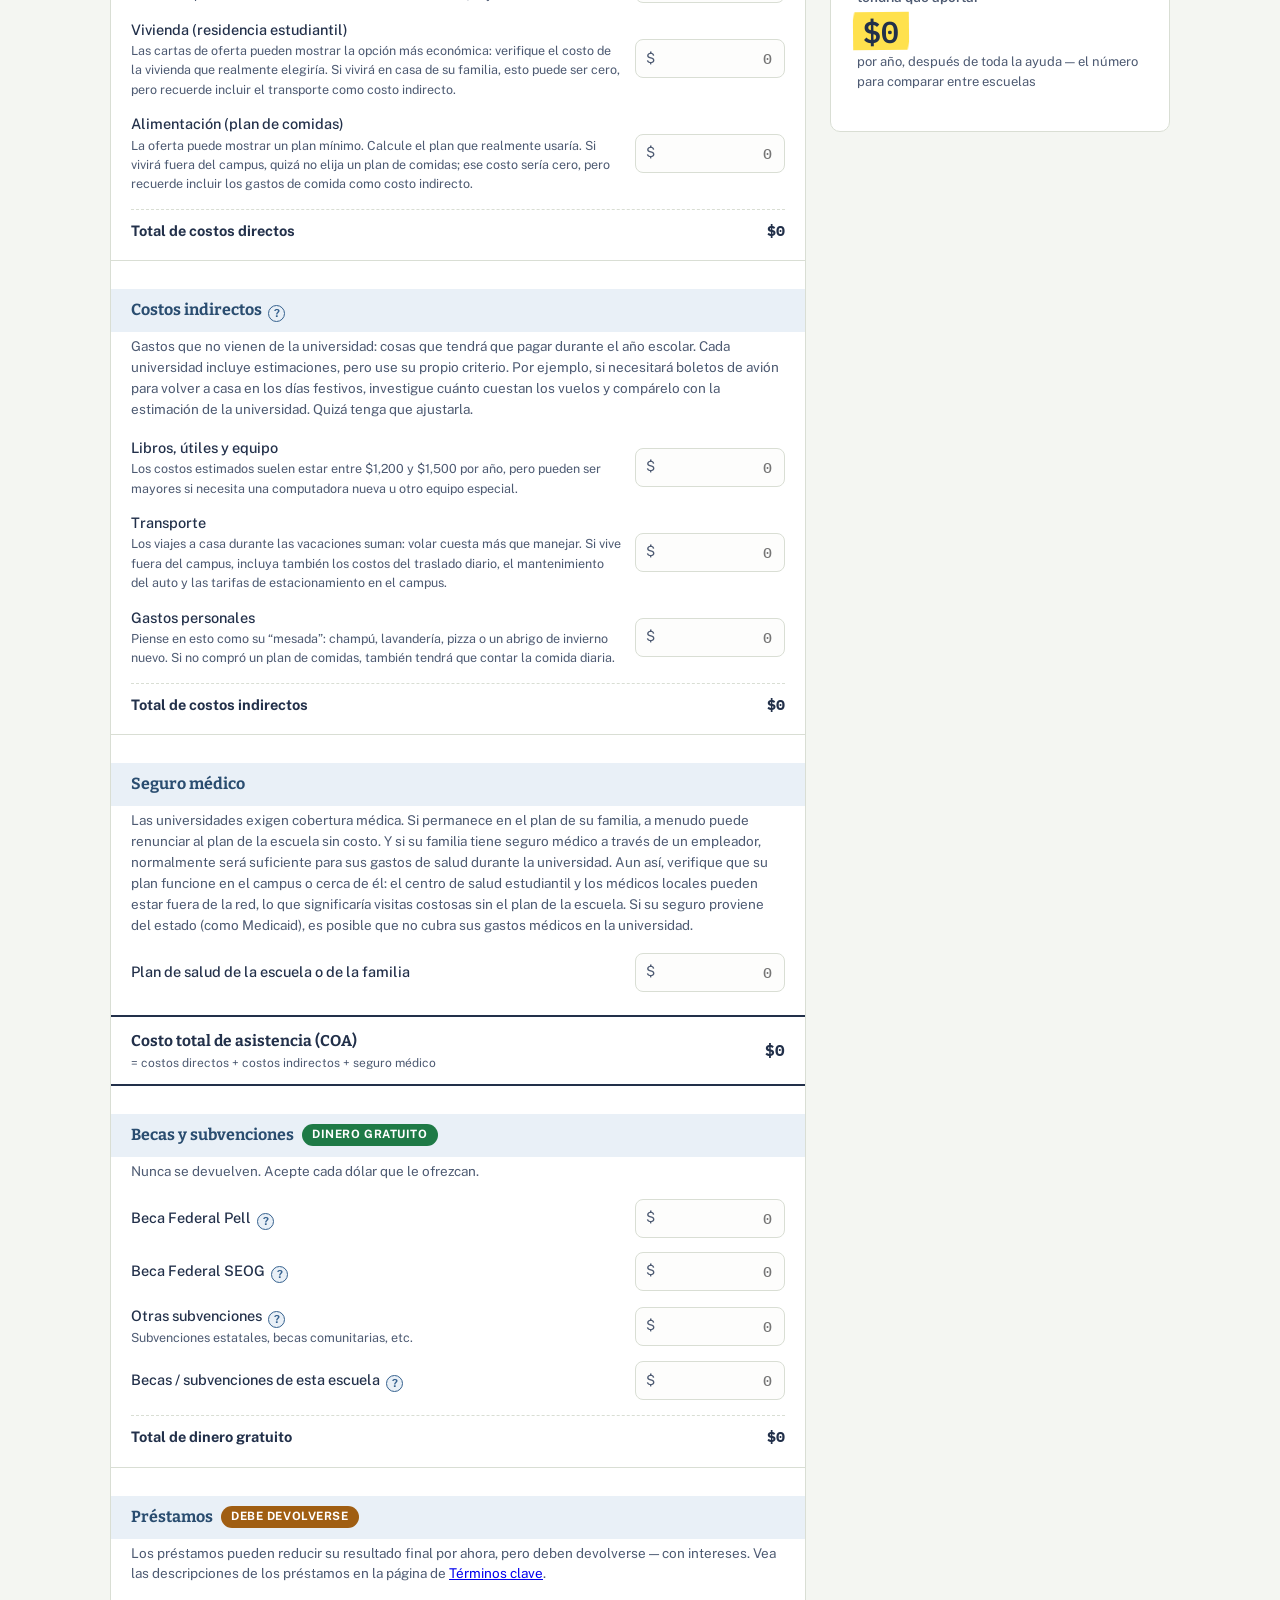
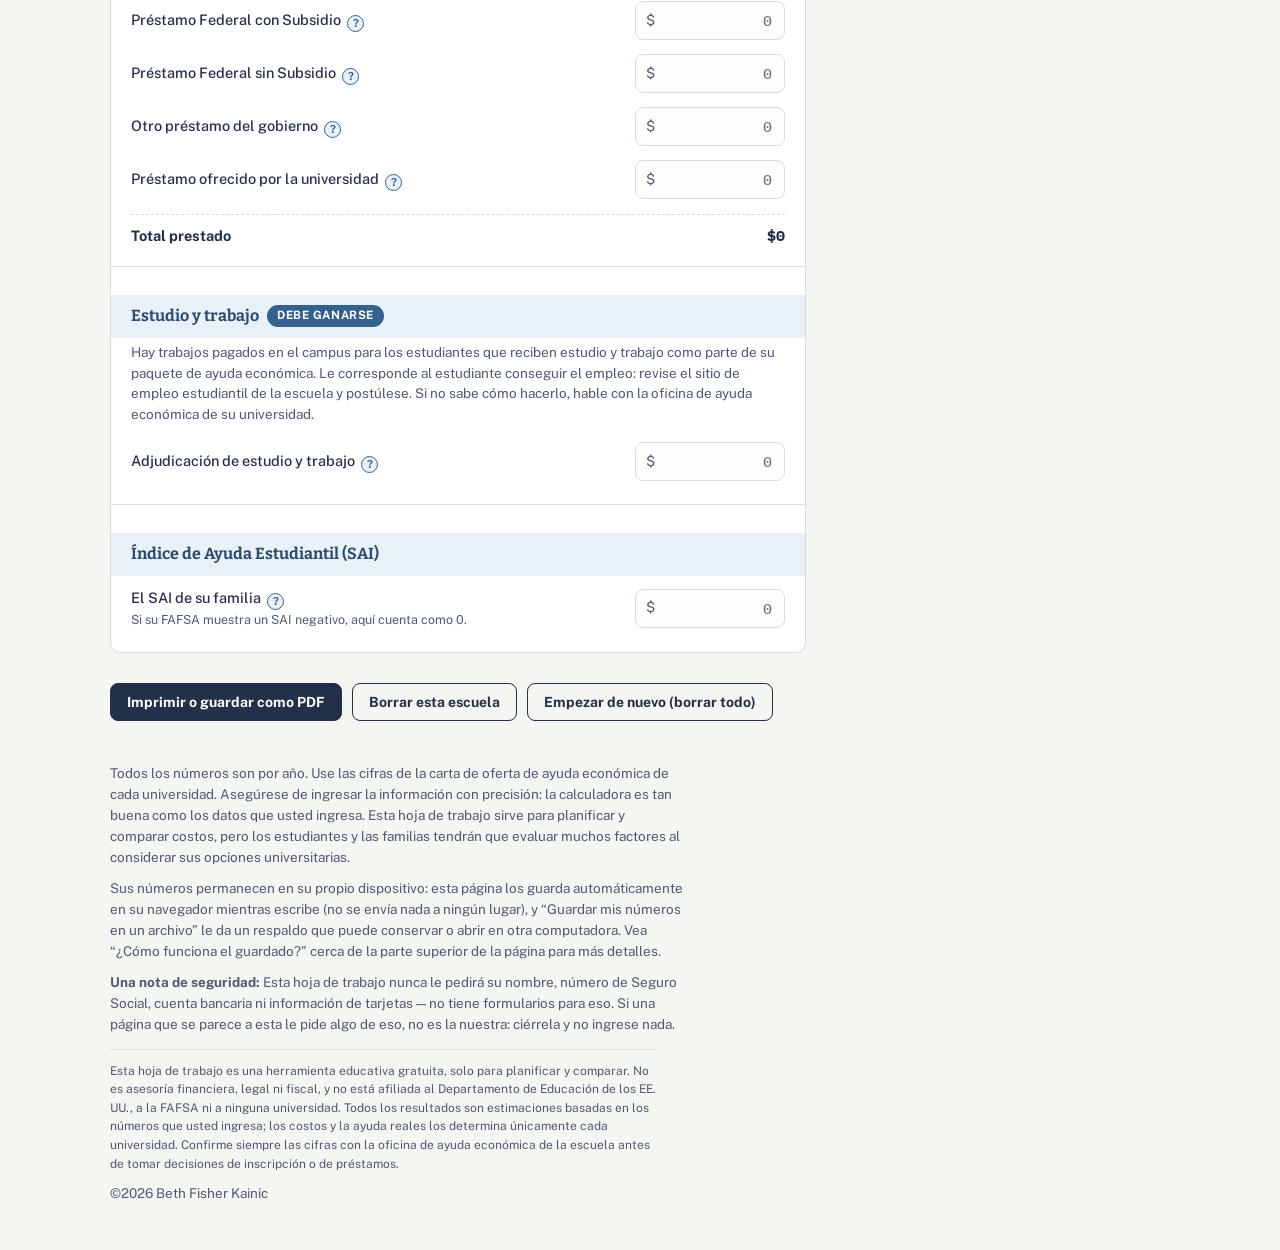
<file: index-es.html>
<!DOCTYPE html>
<html lang="es">
<head>
<meta charset="UTF-8">
<meta name="viewport" content="width=device-width, initial-scale=1.0">
<title>Hoja de Comparación de Ayuda Económica — ¿Cuánto Costará Realmente la Universidad?</title>
<link rel="canonical" href="https://www.comparecollegeaid.org/index-es.html">
<link rel="alternate" hreflang="en" href="https://www.comparecollegeaid.org/">
<link rel="alternate" hreflang="es" href="https://www.comparecollegeaid.org/index-es.html">
<link rel="alternate" hreflang="x-default" href="https://www.comparecollegeaid.org/">
<meta name="description" content="Una hoja de trabajo gratuita para comparar cartas de oferta de ayuda económica universitaria, escuela por escuela. Ingrese los costos y la ayuda de cada escuela y vea lo que su familia pagaría en realidad — creada por una consejera universitaria.">
<meta property="og:title" content="Hoja de Comparación de Ayuda Económica">
<meta property="og:description" content="Compare cartas de oferta de ayuda económica escuela por escuela y vea cuánto le costará realmente la universidad a su familia. Gratuita, privada, creada por una consejera universitaria.">
<meta property="og:url" content="https://www.comparecollegeaid.org/index-es.html">
<meta property="og:type" content="website">
<meta name="twitter:card" content="summary">
<link rel="icon" href="data:image/svg+xml,<svg xmlns=%22http://www.w3.org/2000/svg%22 viewBox=%220 0 100 100%22><text y=%22.9em%22 font-size=%2290%22>🧮</text></svg>">
<link rel="preconnect" href="https://fonts.googleapis.com">
<link rel="preconnect" href="https://fonts.gstatic.com" crossorigin>
<link href="https://fonts.googleapis.com/css2?family=Bitter:wght@500;600;700;800&family=Public+Sans:ital,wght@0,400;0,500;0,600;0,700;1,400&family=IBM+Plex+Mono:wght@500;600&display=swap" rel="stylesheet">
<link rel="stylesheet" href="styles.css">
</head>
<body>
<div class="wrap">
  <nav class="site-nav" aria-label="Sitio">
    <a href="index-es.html" class="active">Calculadora</a>
    <a href="terms-es.html">Términos clave</a>
    <a href="tips-es.html">Consejos y recursos</a>
    <a href="index.html" class="lang" lang="en">In English</a>
  </nav>

  <header>
    <div class="eyebrow">Hoja de Comparación de Ayuda Económica</div>
    <h1>¿Cuánto le costará <span class="hl-sweep">realmente</span> la universidad a su familia, escuela por escuela?</h1>
    <p class="lede">
      Las cartas de oferta de ayuda económica pueden ser confusas: cada universidad estructura la suya
      de manera diferente, lo que puede dificultar compararlas. Esta hoja de trabajo convierte cada oferta
      en un desglose estandarizado de costos y ayudas, para que pueda comparar las escuelas directamente.
      También puede ajustar las ofertas para reflejar la ayuda que el estudiante realmente piensa aceptar,
      y así obtener un cálculo más preciso de lo que cada universidad costará en realidad. Creada por una
      educadora con 40 años de experiencia en admisiones universitarias, consejería universitaria y ayuda económica.
    </p>

    <div class="steps">
      <div class="step"><b>1 · Sume los costos</b>Hay dos tipos. <b style="display:inline;font-family:inherit;font-size:inherit">Los costos directos</b> se pagan a la universidad: matrícula, vivienda, plan de comidas, cuotas. <b style="display:inline;font-family:inherit;font-size:inherit">Los costos indirectos</b> son los que usted paga por su cuenta: libros, viajes, ropa, champú. Use los números de la carta de oferta de cada universidad.</div>
      <div class="step step-grant"><b>2 · Reste el dinero gratuito</b>Las becas y subvenciones nunca tienen que devolverse. Las subvenciones suelen basarse en la necesidad económica; las becas, a menudo en el mérito. ¡Es el mejor tipo de ayuda!</div>
      <div class="step step-loan"><b>3 · Reste los préstamos</b>Pedir un préstamo es pedir dinero prestado. Hay que devolverlo, con intereses. Vea la descripción de cada tipo de préstamo en la página de <a href="terms-es.html#subsidized-unsubsidized" style="color:var(--work);font-weight:600">Términos clave</a>.</div>
      <div class="step step-work"><b>4 · Encuentre el resultado final</b>Esto es lo que cada escuela espera que su familia pague por cada año de universidad. Compárelo con el SAI de su familia según la FAFSA: a menudo hay una brecha entre los dos.</div>
    </div>

    <div class="legend" aria-hidden="true">
      <span><span class="dot" style="background:var(--grant)"></span>Dinero gratuito (becas y subvenciones)</span>
      <span><span class="dot" style="background:var(--loan)"></span>Dinero prestado (préstamos)</span>
      <span><span class="dot" style="background:var(--work)"></span>Dinero ganado (estudio y trabajo)</span>
    </div>
  </header>

  <p class="switch-note">
    Ingrese la información de cada escuela en el formulario a continuación: aparecerá automáticamente también en la hoja de comparación lado a lado. Puede alternar entre las dos vistas, agregando la información de ayuda económica de cada escuela a medida que lleguen las cartas de oferta. Y si decide eliminar algo (por ejemplo, si opta por no aceptar un préstamo), simplemente borre el número y la calculadora reajustará automáticamente su resultado final.
  </p>

  <div class="control-bar">
    <div class="view-switch" role="group" aria-label="Vista">
      <button id="viewEntry" aria-pressed="true">Una escuela a la vez</button>
      <button id="viewTable" aria-pressed="false">Todas las escuelas lado a lado</button>
    </div>
    <div class="save-tools">
      <button class="btn btn-ghost" id="btnDownload">Guardar mis números en un archivo</button>
      <button class="btn btn-ghost" id="btnLoad">Abrir un archivo guardado</button>
      <input type="file" id="fileInput" accept=".json,application/json" hidden>
    </div>
  </div>

  <div class="control-meta">
    <span class="save-status" id="saveStatus"></span>
    <details class="save-help">
      <summary>¿Cómo funciona el guardado?</summary>
      <div>
        <p><b>En este dispositivo, el guardado es automático.</b> Mientras escribe, esta página recuerda sus números en el navegador que está usando. Cierre la página y vuelva la próxima semana —mismo dispositivo, mismo navegador— y todo seguirá aquí. Una advertencia: borrar el historial o las cookies del navegador elimina estos números guardados, así que guárdelos primero en un archivo si va a hacerlo.</p>
        <p><b>Para tener un respaldo, o llevar su trabajo a otro dispositivo,</b> haga clic en <b>“Guardar mis números en un archivo”.</b> Un archivo pequeño (con un nombre como <i>mis-costos-universitarios-año-mes-día.json</i>) se descargará a su carpeta de Descargas. No necesita abrir este archivo, y si lo abre, parecerá código de computadora — ¡eso es normal! No está hecho para leerse. Simplemente guárdelo en un lugar seguro, o envíeselo por correo electrónico a usted mismo o a un familiar.</p>
        <p><b>Para continuar donde lo dejó,</b> vuelva a esta página, haga clic en <b>“Abrir un archivo guardado”</b> y elija el archivo <i>.json</i> que guardó antes. Todas sus escuelas y números reaparecerán en esta página.</p>
        <p><b>¿Está usando una computadora de la escuela o de la biblioteca?</b> Las computadoras compartidas a veces borran lo que las páginas recuerdan, así que guarde sus números en un archivo (y envíeselo por correo) antes de irse.</p>
      </div>
    </details>
  </div>

  <!-- Entry view -->
  <div id="entryView">
    <div class="tabs-bar" role="tablist" aria-label="Escuelas" id="tabsBar"></div>
    <div class="main-grid">
      <div id="formHost"></div>
      <aside class="results" id="resultsHost" aria-live="polite"></aside>
    </div>
  </div>

  <!-- Table view -->
  <div id="tableView" hidden>
    <div class="table-scroller" id="tableHost"></div>
    <p class="table-hint">Puede escribir directamente en cualquier celda: los totales se actualizan sobre la marcha. Use “+ Agregar una escuela” en el borde derecho de la tabla (deslice hacia los lados si tiene varias escuelas).</p>
    <div class="toolbar" style="margin-top:12px">
      <button class="btn btn-ghost" id="btnAddColumn">+ Agregar una escuela</button>
    </div>
  </div>

  <div class="toolbar">
    <button class="btn btn-primary" onclick="window.print()">Imprimir o guardar como PDF</button>
    <button class="btn btn-ghost" id="btnClear">Borrar esta escuela</button>
    <button class="btn btn-ghost" id="btnReset">Empezar de nuevo (borrar todo)</button>
  </div>

  <section class="compare-section" id="compareSection" hidden>
    <h2>Compare sus escuelas</h2>
    <p class="compare-sub">
      El precio de lista no es el precio real. Una escuela que parece costar el doble puede terminar
      costando menos una vez que se cuenta la ayuda: compare siempre los resultados finales, no la matrícula.
    </p>
    <div class="compare-grid" id="compareGrid"></div>
  </section>

  <footer>
    <p>Todos los números son por año. Use las cifras de la carta de oferta de ayuda económica de cada universidad. Asegúrese de ingresar la información con precisión: la calculadora es tan buena como los datos que usted ingresa. Esta hoja de trabajo sirve para planificar y comparar costos, pero los estudiantes y las familias tendrán que evaluar muchos factores al considerar sus opciones universitarias.</p>
    <p style="margin-top:10px">Sus números permanecen en su propio dispositivo: esta página los guarda automáticamente en su navegador mientras escribe (no se envía nada a ningún lugar), y “Guardar mis números en un archivo” le da un respaldo que puede conservar o abrir en otra computadora. Vea “¿Cómo funciona el guardado?” cerca de la parte superior de la página para más detalles.</p>
        <p style="margin-top:10px"><b>Una nota de seguridad:</b> Esta hoja de trabajo nunca le pedirá su nombre, número de Seguro Social, cuenta bancaria ni información de tarjetas — no tiene formularios para eso. Si una página que se parece a esta le pide algo de eso, no es la nuestra: ciérrela y no ingrese nada.</p>
    <p class="fine-print">Esta hoja de trabajo es una herramienta educativa gratuita, solo para planificar y comparar. No es asesoría financiera, legal ni fiscal, y no está afiliada al Departamento de Educación de los EE. UU., a la FAFSA ni a ninguna universidad. Todos los resultados son estimaciones basadas en los números que usted ingresa; los costos y la ayuda reales los determina únicamente cada universidad. Confirme siempre las cifras con la oficina de ayuda económica de la escuela antes de tomar decisiones de inscripción o de préstamos.</p>
    <p style="margin-top:10px">©2026 Beth Fisher Kainic</p>
  </footer>
</div>

<script>
(function () {
  "use strict";

  // ---------- Field definitions (mirrors the counselor's spreadsheet) ----------
  var SECTIONS = [
    {
      id: "direct", legend: "Costos directos", badge: null,
      note: "Facturados por la universidad. Encuentre esta información (a menudo llamada <i>costo de asistencia</i>) en la carta de oferta de ayuda económica de la escuela.",
      fields: [
        { id: "tuition", label: "Matrícula" },
        { id: "fees", label: "Cuotas obligatorias", hint: "A veces están incluidas en la matrícula — si es así, deje 0." },
        { id: "orientation", label: "Cuota de orientación", hint: "Puede no aparecer o estar incluida en otro rubro — si es así, deje 0."},
        { id: "housing", label: "Vivienda (residencia estudiantil)", hint: "Las cartas de oferta pueden mostrar la opción más económica: verifique el costo de la vivienda que realmente elegiría. Si vivirá en casa de su familia, esto puede ser cero, pero recuerde incluir el transporte como costo indirecto." },
        { id: "food", label: "Alimentación (plan de comidas)", hint: "La oferta puede mostrar un plan mínimo. Calcule el plan que realmente usaría. Si vivirá fuera del campus, quizá no elija un plan de comidas; ese costo sería cero, pero recuerde incluir los gastos de comida como costo indirecto." }
      ],
      subtotal: "Total de costos directos", subKey: "direct"
    },
    {
      id: "indirect", legend: "Costos indirectos", badge: null,
      note: "Gastos que no vienen de la universidad: cosas que tendrá que pagar durante el año escolar. Cada universidad incluye estimaciones, pero use su propio criterio. Por ejemplo, si necesitará boletos de avión para volver a casa en los días festivos, investigue cuánto cuestan los vuelos y compárelo con la estimación de la universidad. Quizá tenga que ajustarla.",
      fields: [
        { id: "books", label: "Libros, útiles y equipo", hint: "Los costos estimados suelen estar entre $1,200 y $1,500 por año, pero pueden ser mayores si necesita una computadora nueva u otro equipo especial." },
        { id: "transport", label: "Transporte", hint: "Los viajes a casa durante las vacaciones suman: volar cuesta más que manejar. Si vive fuera del campus, incluya también los costos del traslado diario, el mantenimiento del auto y las tarifas de estacionamiento en el campus." },
        { id: "personal", label: "Gastos personales", hint: "Piense en esto como su \u201Cmesada\u201D: champú, lavandería, pizza o un abrigo de invierno nuevo. Si no compró un plan de comidas, también tendrá que contar la comida diaria." }
      ],
      subtotal: "Total de costos indirectos", subKey: "indirect"
    },
    {
      id: "insurance", legend: "Seguro médico", badge: null,
      note: "Las universidades exigen cobertura médica. Si permanece en el plan de su familia, a menudo puede renunciar al plan de la escuela sin costo. Y si su familia tiene seguro médico a través de un empleador, normalmente será suficiente para sus gastos de salud durante la universidad. Aun así, verifique que su plan funcione en el campus o cerca de él: el centro de salud estudiantil y los médicos locales pueden estar fuera de la red, lo que significaría visitas costosas sin el plan de la escuela. Si su seguro proviene del estado (como Medicaid), es posible que no cubra sus gastos médicos en la universidad.",
      fields: [
        { id: "healthIns", label: "Plan de salud de la escuela o de la familia" }
      ],
      subtotal: "Costo total de asistencia (COA)", subKey: "coa"
    },
    {
      id: "gift", legend: "Becas y subvenciones", badgeClass: "badge-grant", badge: "Dinero gratuito", rowClass: "t-grant",
      note: "Nunca se devuelven. Acepte cada dólar que le ofrezcan.",
      fields: [
        { id: "pell", label: "Beca Federal Pell" },
        { id: "seog", label: "Beca Federal SEOG" },
        { id: "otherGrant", label: "Otras subvenciones", hint: "Subvenciones estatales, becas comunitarias, etc." },
        { id: "schoolGrant", label: "Becas / subvenciones de esta escuela" }
      ],
      subtotal: "Total de dinero gratuito", subKey: "gift"
    },
    {
      id: "loans", legend: "Préstamos", badgeClass: "badge-loan", badge: "Debe devolverse", rowClass: "t-loan",
      note: "Los préstamos pueden reducir su resultado final por ahora, pero deben devolverse — con intereses. Vea las descripciones de los préstamos en la página de <a href='terms-es.html#subsidized-unsubsidized'>Términos clave</a>.",
      fields: [
        { id: "subLoan", label: "Préstamo Federal con Subsidio" },
        { id: "unsubLoan", label: "Préstamo Federal sin Subsidio" },
        { id: "otherGovLoan", label: "Otro préstamo del gobierno" },
        { id: "collegeLoan", label: "Préstamo ofrecido por la universidad" }
      ],
      subtotal: "Total prestado", subKey: "loans"
    },
    {
      id: "work", legend: "Estudio y trabajo", badgeClass: "badge-work", badge: "Debe ganarse", rowClass: "t-work",
      note: "Hay trabajos pagados en el campus para los estudiantes que reciben estudio y trabajo como parte de su paquete de ayuda económica. Le corresponde al estudiante conseguir el empleo: revise el sitio de empleo estudiantil de la escuela y postúlese. Si no sabe cómo hacerlo, hable con la oficina de ayuda económica de su universidad.",
      fields: [
        { id: "workStudy", label: "Adjudicación de estudio y trabajo" }
      ],
      subtotal: null
    },
    {
      id: "family", legend: "Índice de Ayuda Estudiantil (SAI)", badge: null,
      note: null,
      fields: [
        { id: "sai", label: "El SAI de su familia", hint: "Si su FAFSA muestra un SAI negativo, aquí cuenta como 0." }
      ],
      subtotal: null
    }
  ];

  var ALL_FIELDS = [];
  SECTIONS.forEach(function (s) { s.fields.forEach(function (f) { ALL_FIELDS.push(f.id); }); });

  var STORAGE_KEY = "college-cost-calculator-v1";

  // ---------- State ----------
  function blankSchool() {
    var s = { name: "" };
    ALL_FIELDS.forEach(function (f) { s[f] = ""; });
    return s;
  }
  var schools = [blankSchool()];
  var active = 0;
  var view = "entry"; // 'entry' | 'table'
  var canStore = false;

  // ---------- Persistence ----------
  // Auto-save works in normal browsers; if storage is unavailable
  // (e.g. certain embedded previews), the tool still works — data just
  // lives for the session, and the download button is the backup.
  try {
    var t = "__test__" + Date.now();
    window.localStorage.setItem(t, "1");
    window.localStorage.removeItem(t);
    canStore = true;
  } catch (e) { canStore = false; }

  function persist() {
    if (!canStore) return;
    try {
      window.localStorage.setItem(STORAGE_KEY, JSON.stringify({ schools: schools }));
    } catch (e) { /* storage full or blocked — ignore */ }
    flashStatus("Guardado en este dispositivo \u2713");
  }
  function restore() {
    if (!canStore) return;
    try {
      var raw = window.localStorage.getItem(STORAGE_KEY);
      if (!raw) return;
      var data = JSON.parse(raw);
      if (data && Array.isArray(data.schools) && data.schools.length) {
        schools = data.schools.slice(0, 20).map(sanitizeSchool);
      }
    } catch (e) { /* corrupted data — start fresh */ }
  }
  function sanitizeSchool(obj) {
    var s = blankSchool();
    if (obj && typeof obj === "object") {
      if (typeof obj.name === "string") s.name = obj.name.slice(0,80);
      ALL_FIELDS.forEach(function (f) {
        if (obj[f] !== undefined && obj[f] !== null) s[f] = String(obj[f]).slice(0,20);
      });
    }
    return s;
  }

  var statusTimer = null;
  function flashStatus(msg) {
    var el = document.getElementById("saveStatus");
    el.textContent = msg;
    clearTimeout(statusTimer);
    statusTimer = setTimeout(function () {
      el.textContent = canStore ? "Se guarda automáticamente en este dispositivo mientras escribe" : "Consejo: use \u201CGuardar mis números en un archivo\u201D para conservar su trabajo";
    }, 2500);
  }

  // ---------- Helpers ----------
  function num(v) {
  var n = parseFloat(String(v).replace(/[,$\s]/g, ""));
  if (isNaN(n) || n < 0) return 0;
  return Math.min(n, 9999999);
  }
  function fmt(n) { return "$" + Math.round(n).toLocaleString("en-US"); }
  function calc(s) {
    var direct = num(s.tuition) + num(s.fees) + num(s.orientation) + num(s.housing) + num(s.food);
    var indirect = num(s.books) + num(s.transport) + num(s.personal);
    var coa = direct + indirect + num(s.healthIns);
    var gift = num(s.pell) + num(s.seog) + num(s.otherGrant) + num(s.schoolGrant);
    var loans = num(s.subLoan) + num(s.unsubLoan) + num(s.otherGovLoan) + num(s.collegeLoan);
    var notCovered = coa - gift - loans;
    var grand = notCovered - num(s.workStudy);
    var gap = grand - num(s.sai);
    return { direct: direct, indirect: indirect, coa: coa, gift: gift, loans: loans,
             notCovered: notCovered, grand: grand, gap: gap, sai: num(s.sai), work: num(s.workStudy) };
  }
  function schoolLabel(i) { return schools[i].name.trim() || "Escuela " + (i + 1); }
  function esc(str) {
    return String(str).replace(/[&<>"']/g, function (c) {
      return { "&": "&amp;", "<": "&lt;", ">": "&gt;", '"': "&quot;", "'": "&#39;" }[c];
    });
  }
  function changed() { persist(); }

  // ---------- View switching ----------
  function setView(v) {
    view = v;
    document.getElementById("viewEntry").setAttribute("aria-pressed", v === "entry" ? "true" : "false");
    document.getElementById("viewTable").setAttribute("aria-pressed", v === "table" ? "true" : "false");
    document.getElementById("entryView").hidden = v !== "entry";
    document.getElementById("tableView").hidden = v !== "table";
    renderAll();
  }
  document.getElementById("viewEntry").addEventListener("click", function () { setView("entry"); });
  document.getElementById("viewTable").addEventListener("click", function () { setView("table"); });

  // ---------- Render: tabs ----------
  function renderTabs() {
    var bar = document.getElementById("tabsBar");
    bar.innerHTML = "";
    schools.forEach(function (s, i) {
      var b = document.createElement("button");
      b.className = "tab";
      b.setAttribute("role", "tab");
      b.setAttribute("aria-selected", i === active ? "true" : "false");
      b.textContent = schoolLabel(i);
      b.addEventListener("click", function () { active = i; renderAll(); });
      bar.appendChild(b);
    });
    if (schools.length < 20) {
      var add = document.createElement("button");
      add.className = "tab-add";
      add.textContent = "+ Agregar una escuela";
      add.addEventListener("click", addSchool);
      bar.appendChild(add);
    }
  }

  // ---------- Render: entry form ----------
  function renderForm() {
    var s = schools[active];
    var host = document.getElementById("formHost");
    var html = '<div class="school-form"><div class="school-name-row">' +
      '<input type="text" id="f_name" placeholder="Escriba el nombre de la escuela\u2026" value="' + esc(s.name) + '" aria-label="Nombre de la escuela">' +
      (schools.length > 1 ? '<button class="btn-remove" id="btnRemove">Quitar</button>' : "") +
      "</div>";

    SECTIONS.forEach(function (sec) {
      html += "<fieldset><legend>" + sec.legend;
      if (sec.badge) html += '<span class="badge ' + sec.badgeClass + '">' + sec.badge + "</span>";
      html += "</legend>";
      if (sec.note) html += '<p class="fs-note">' + sec.note + "</p>";
      sec.fields.forEach(function (f) {
        html += '<div class="row"><label for="f_' + f.id + '">' + f.label;
        if (f.hint) html += '<span class="hint">' + f.hint + "</span>";
        html += '</label><div class="money-input">' +
          '<input type="text" inputmode="decimal" id="f_' + f.id + '" data-field="' + f.id + '" value="' + esc(s[f.id]) + '" placeholder="0">' +
          "</div></div>";
      });
      if (sec.id === "insurance") {
        html += '<div style="clear:both;height:10px"></div>';
        html += "</fieldset>";
        html += '<div class="coa-band"><div class="coa-text"><span class="coa-label">' + sec.subtotal + '</span><span class="coa-sub">= costos directos + costos indirectos + seguro médico</span></div><span class="money" id="sub_insurance"></span></div>';
      } else {
        if (sec.subtotal) {
          html += '<div class="subtotal-row"><span>' + sec.subtotal + '</span><span class="money" id="sub_' + sec.id + '"></span></div>';
        } else {
          html += '<div style="clear:both;height:10px"></div>';
        }
        html += "</fieldset>";
      }
    });
    html += "</div>";
    host.innerHTML = html;

    document.getElementById("f_name").addEventListener("input", function (e) {
      schools[active].name = e.target.value;
      changed(); renderTabs(); renderResults(); renderCompare();
    });
    var rm = document.getElementById("btnRemove");
    if (rm) rm.addEventListener("click", function () {
      if (!confirm("¿Quitar " + schoolLabel(active) + " y sus números?")) return;
      schools.splice(active, 1);
      active = Math.max(0, active - 1);
      changed(); renderAll();
    });
    host.querySelectorAll("input[data-field]").forEach(function (inp) {
      inp.addEventListener("input", function (e) {
        schools[active][e.target.getAttribute("data-field")] = e.target.value;
        checkInput(e.target);
        changed(); renderSubtotals(); renderResults(); renderCompare();
      });
    });
    renderSubtotals();
  }

  function renderSubtotals() {
    var c = calc(schools[active]);
    var map = { direct: c.direct, indirect: c.indirect, insurance: c.coa, gift: c.gift, loans: c.loans };
    Object.keys(map).forEach(function (k) {
      var el = document.getElementById("sub_" + k);
      if (el) el.textContent = fmt(map[k]);
    });
  }

  // ---------- Render: results panel ----------
  function renderResults() {
    var host = document.getElementById("resultsHost");
    if (view !== "entry") return;
    var s = schools[active];
    var c = calc(s);
    var gapGood = c.gap <= 0;
    var hasNumbers = c.coa > 0;

    var html = "<h2>El resultado final</h2>" +
      '<div class="for-school">' + esc(schoolLabel(active)) + " \u00b7 por año</div>" +
      row("Costo total de asistencia", fmt(c.coa)) +
      row("Dinero gratuito (becas y subvenciones)", "\u2212 " + fmt(c.gift), "r-grant") +
      row("Préstamos (deben devolverse)", "\u2212 " + fmt(c.loans), "r-loan") +
      row("Costo no cubierto por la ayuda", fmt(c.notCovered), "strong") +
      row("Estudio y trabajo (debe ganarse)", "\u2212 " + fmt(c.work), "r-work");

    html += '<div class="grand"><div class="g-label">Nuestra estimación de lo que su familia tendría que aportar</div>' +
      '<div class="g-num">' + fmt(c.grand) + '</div>' +
      '<div class="g-sub">por año, después de toda la ayuda \u2014 el número para comparar entre escuelas</div></div>';

    if (hasNumbers) {
      if (c.sai > 0 || !gapGood) {
        html += '<div class="gap-note ' + (gapGood ? "" : "gap-bad") + '">';
        if (gapGood) {
          html += "Buenas noticias: lo que esta escuela pide está en o por debajo del SAI de su familia de <b>" + fmt(c.sai) + "</b> \u2014 el número de referencia de su FAFSA.";
        } else {
          html += "El SAI de su familia es <b>" + fmt(c.sai) + "</b> \u2014 así que esta escuela pide <b>" + fmt(c.gap) + "</b> más que ese número de referencia. Esa brecha requeriría becas externas, ingresos adicionales o préstamos privados. También es una razón válida para apelar su oferta de ayuda.";
        }
        html += "</div>";
      }
      if (c.loans > 0) {
        html += '<div class="loan-note">Atención: este plan incluye pedir prestado <b class="money">' + fmt(c.loans) + "</b> este año \u2014 alrededor de <b class=\"money\">" + fmt(c.loans * 4) + "</b> en cuatro años, sin contar los intereses.</div>";
      }
    }
    host.innerHTML = html;

    function row(lbl, val, cls) {
      return '<div class="r-line ' + (cls || "") + '"><span class="lbl">' + lbl + '</span><span class="money">' + val + "</span></div>";
    }
  }

  // ---------- Render: side-by-side table ----------
  function renderTable() {
    if (view !== "table") return;
    var host = document.getElementById("tableHost");
    var n = schools.length;

    var addCol = n < 20;
    var emptyCell = addCol ? '<td class="td-empty"></td>' : "";
    var totalCols = n + 1 + (addCol ? 1 : 0);

    var html = '<table class="cost-table"><thead><tr><th>Por año</th>';
    schools.forEach(function (s, i) {
      html += '<th><input type="text" data-tname="' + i + '" value="' + esc(s.name) + '" placeholder="Escuela ' + (i + 1) + '" aria-label="Nombre de la escuela ' + (i + 1) + '">' +
        (n > 1 ? '<button class="col-remove" data-trem="' + i + '">quitar</button>' : "") + "</th>";
    });
    if (addCol) html += '<th class="th-add"><button class="btn-add-col" data-taddcol>+ Agregar una escuela</button></th>';
    html += "</tr></thead><tbody>";

    SECTIONS.forEach(function (sec) {
      html += '<tr class="t-section"><td colspan="' + totalCols + '">' + sec.legend +
        (sec.badge ? '<span class="badge ' + sec.badgeClass + '">' + sec.badge + "</span>" : "") + "</td></tr>";
      sec.fields.forEach(function (f) {
        html += "<tr><td>" + f.label + "</td>";
        schools.forEach(function (s, i) {
          html += '<td><span class="money-input"><input type="text" inputmode="decimal" data-tfield="' + f.id + '" data-tschool="' + i + '" value="' + esc(s[f.id]) + '" placeholder="0" aria-label="' + esc(f.label + ", " + schoolLabel(i)) + '"></span></td>';
        });
        html += emptyCell + "</tr>";
      });
      if (sec.subtotal) {
        html += '<tr class="' + (sec.id === "insurance" ? "t-sub t-coa" : "t-sub " + (sec.rowClass || "")) + '"><td>' + sec.subtotal + "</td>";
        schools.forEach(function (s, i) {
          html += '<td class="money" data-tsub="' + sec.subKey + '-' + i + '"></td>';
        });
        html += emptyCell + "</tr>";
      }
    });

    html += computedRow("Costo no cubierto por la ayuda (después de ayuda gratuita y préstamos)", "notCovered", "t-sub");
    html += computedRow("Costo para su familia (después del estudio y trabajo)", "grand", "t-grand");
    html += computedRow("La brecha (costo más allá de su SAI)", "gap", "t-gap");
    html += "</tbody></table>";
    host.innerHTML = html;

    function computedRow(label, key, cls) {
      var r = '<tr class="' + cls + '"><td>' + label + "</td>";
      schools.forEach(function (s, i) {
        r += '<td class="money" data-tsub="' + key + "-" + i + '"></td>';
      });
      return r + emptyCell + "</tr>";
    }

    var addBtn = host.querySelector("button[data-taddcol]");
    if (addBtn) addBtn.addEventListener("click", addSchool);

    host.querySelectorAll("input[data-tfield]").forEach(function (inp) {
      inp.addEventListener("input", function (e) {
        var i = +e.target.getAttribute("data-tschool");
        schools[i][e.target.getAttribute("data-tfield")] = e.target.value;
        checkInput(e.target);
        changed(); updateTableTotals(); renderCompare();
      });
    });
    host.querySelectorAll("input[data-tname]").forEach(function (inp) {
      inp.addEventListener("input", function (e) {
        schools[+e.target.getAttribute("data-tname")].name = e.target.value;
        changed(); renderCompare();
      });
    });
    host.querySelectorAll("button[data-trem]").forEach(function (btn) {
      btn.addEventListener("click", function (e) {
        var i = +e.target.getAttribute("data-trem");
        if (!confirm("¿Quitar " + schoolLabel(i) + " y sus números?")) return;
        schools.splice(i, 1);
        active = Math.min(active, schools.length - 1);
        changed(); renderAll();
      });
    });
    updateTableTotals();
  }

  function updateTableTotals() {
    schools.forEach(function (s, i) {
      var c = calc(s);
      var vals = { direct: c.direct, indirect: c.indirect, coa: c.coa, gift: c.gift,
                   loans: c.loans, notCovered: c.notCovered, grand: c.grand };
      Object.keys(vals).forEach(function (k) {
        var el = document.querySelector('[data-tsub="' + k + "-" + i + '"]');
        if (el) el.textContent = fmt(vals[k]);
      });
      var gapEl = document.querySelector('[data-tsub="gap-' + i + '"]');
      if (gapEl) {
        if (c.coa <= 0) { gapEl.textContent = "\u2014"; gapEl.style.color = ""; }
        else if (c.gap > 0) { gapEl.textContent = fmt(c.gap); gapEl.style.color = "var(--danger)"; }
        else { gapEl.textContent = "None"; gapEl.style.color = "var(--grant)"; }
      }
    });
  }

  // ---------- Render: comparison cards ----------
  function renderCompare() {
    var section = document.getElementById("compareSection");
    var withData = schools.map(function (s, i) { return { i: i, c: calc(s) }; })
                          .filter(function (x) { return x.c.coa > 0; });
    if (withData.length < 2) { section.hidden = true; return; }
    section.hidden = false;
    withData.sort(function (a, b) { return a.c.grand - b.c.grand; });
    var grid = document.getElementById("compareGrid");
    grid.innerHTML = withData.map(function (x, rank) {
      var c = x.c;
      return '<div class="c-card' + (rank === 0 ? " best" : "") + '">' +
        '<div class="c-rank">' + (rank === 0 ? "El costo más bajo para su familia" : "") + "</div>" +
        "<h3>" + esc(schoolLabel(x.i)) + "</h3>" +
        cLine("Precio de lista (COA)", fmt(c.coa)) +
        cLine("Dinero gratuito", "\u2212 " + fmt(c.gift)) +
        cLine("Préstamos", "\u2212 " + fmt(c.loans)) +
        cLine("Estudio y trabajo", "\u2212 " + fmt(c.work)) +
        '<div class="c-big"><span>La familia paga</span><span class="money">' + fmt(c.grand) + "</span></div>" +
        '<div class="c-line"><span class="lbl">La brecha</span><span class="money" style="color:' + (c.gap > 0 ? "var(--danger)" : "var(--grant)") + '">' + (c.gap > 0 ? fmt(c.gap) : "Ninguna") + "</span></div>" +
        "</div>";
    }).join("");
    function cLine(lbl, val) {
      return '<div class="c-line"><span class="lbl">' + lbl + '</span><span class="money">' + val + "</span></div>";
    }
  }

  // ---------- Download / load file ----------
  document.getElementById("btnDownload").addEventListener("click", function () {
    var payload = { app: "college-cost-calculator", version: 1, savedAt: new Date().toISOString(), schools: schools };
    var blob = new Blob([JSON.stringify(payload, null, 2)], { type: "application/json" });
    var a = document.createElement("a");
    a.href = URL.createObjectURL(blob);
    a.download = "mis-costos-universitarios-" + new Date().toISOString().slice(0, 10) + ".json";
    document.body.appendChild(a);
    a.click();
    document.body.removeChild(a);
    setTimeout(function () { URL.revokeObjectURL(a.href); }, 1000);
    flashStatus("¡Guardado! Revise su carpeta de Descargas \u2713");
  });
  document.getElementById("btnLoad").addEventListener("click", function () {
    document.getElementById("fileInput").click();
  });
  document.getElementById("fileInput").addEventListener("change", function (e) {
    var file = e.target.files && e.target.files[0];
    if (!file) return;
    var reader = new FileReader();
    reader.onload = function () {
      try {
        var data = JSON.parse(reader.result);
        if (data && Array.isArray(data.schools) && data.schools.length) {
          schools = data.schools.slice(0, 20).map(sanitizeSchool);
          active = 0;
          changed(); renderAll();
          flashStatus("Archivo cargado: " + schools.length + " escuela" + (schools.length > 1 ? "s" : "") + " \u2713");
        } else {
          alert("Ese archivo no parece una hoja guardada de esta calculadora.");
        }
      } catch (err) {
        alert("No se pudo leer ese archivo. Asegúrese de que sea el archivo .json que descargó esta calculadora.");
      }
      e.target.value = "";
    };
    reader.readAsText(file);
  });

  // ---------- Add a school (shared by all views) ----------
  function addSchool() {
    if (schools.length >= 20) { alert("Puede comparar hasta 20 escuelas."); return; }
    schools.push(blankSchool());
    active = schools.length - 1;
    changed(); renderAll();
    // Put the cursor in the new school's name box so typing can start right away
    var target = view === "table"
      ? document.querySelector('input[data-tname="' + (schools.length - 1) + '"]')
      : document.getElementById("f_name");
    if (target) target.focus();
  }
  document.getElementById("btnAddColumn").addEventListener("click", addSchool);
  document.getElementById("btnClear").addEventListener("click", function () {
    if (!confirm("¿Borrar todos los números de " + schoolLabel(active) + "?")) return;
    var name = schools[active].name;
    schools[active] = blankSchool();
    schools[active].name = name;
    changed(); renderAll();
  });
  document.getElementById("btnReset").addEventListener("click", function () {
    if (!confirm("¿Borrar TODAS las escuelas y empezar de nuevo? Esto no se puede deshacer (a menos que haya descargado un archivo).")) return;
    schools = [blankSchool()];
    active = 0;
    if (canStore) { try { window.localStorage.removeItem(STORAGE_KEY); } catch (e) {} }
    renderAll();
    flashStatus("Borrado");
  });

  // ---------- Term tooltips (hover on desktop, tap on mobile) ----------
  var TERM_DEFS = {
    secDirect: { match: "Costos directos", short: "Costos que el estudiante paga directamente a la universidad \u2014 matrícula, vivienda, plan de comidas, cuotas.", glossary: "direct-indirect" },
    secIndirect: { match: "Costos indirectos", short: "Costos que el estudiante paga por su cuenta \u2014 libros, viajes, artículos personales. La universidad nunca se los factura, pero son reales.", glossary: "direct-indirect" },
    pell: { match: "Beca Federal Pell", short: "Dinero gratuito del gobierno federal, según la necesidad económica. Nunca se devuelve.", glossary: "pell" },
    seog: { match: "Beca Federal SEOG", short: "Dinero federal gratuito adicional para estudiantes con alta necesidad. Los fondos son limitados \u2014 solicitar temprano importa. Nunca se devuelve.", glossary: "seog" },
    schoolGrant: { match: "Becas / subvenciones de esta escuela", short: "Dinero gratuito de la propia universidad: subvenciones por necesidad o becas por mérito. Nunca se devuelve.", glossary: "school-grants" },
    otherGrant: { match: "Otras subvenciones", short: "Dinero gratuito de estados, fundaciones, grupos religiosos u organizaciones locales. A menudo es solo por un año.", glossary: "outside-grants" },
    subLoan: { match: "Préstamo Federal con Subsidio", short: "Un préstamo federal en el que el gobierno paga los intereses mientras usted estudia. Debe devolverse después de dejar la escuela.", glossary: "subsidized-unsubsidized" },
    unsubLoan: { match: "Préstamo Federal sin Subsidio", short: "Un préstamo federal en el que los intereses empiezan a acumularse desde el primer día. Debe devolverse.", glossary: "subsidized-unsubsidized" },
    otherGovLoan: { match: "Otro préstamo del gobierno", short: "Otros préstamos del gobierno, como el PLUS para padres. Las tasas pueden ser más altas que las de los préstamos federales para estudiantes.", glossary: "other-loans" },
    collegeLoan: { match: "Préstamo ofrecido por la universidad", short: "Un préstamo de la propia escuela. Compare con cuidado su tasa de interés con la de los préstamos federales antes de aceptarlo.", glossary: "other-loans" },
    workStudy: { match: "Adjudicación de estudio y trabajo", short: "Dinero que se gana con un trabajo de medio tiempo en el campus durante el año. El estudiante debe solicitar el empleo y mantenerlo.", glossary: "work-study" },
    sai: { match: "El SAI de su familia", short: "Un número generado por la FAFSA que las universidades usan para determinar cuánta ayuda económica basada en la necesidad puede recibir usted.", glossary: "sai" }
  };
  var tipEl = null, tipFor = null, hoverTimer = null;
  function closeTip() {
    if (tipEl) { tipEl.remove(); tipEl = null; tipFor = null; }
  }
  function scheduleClose() { hoverTimer = setTimeout(closeTip, 300); }
  function cancelClose() { clearTimeout(hoverTimer); }
  function openTip(btn, key) {
    closeTip(); cancelClose();
    var d = TERM_DEFS[key];
    tipEl = document.createElement("div");
    tipEl.className = "term-tip";
    tipEl.innerHTML = d.short + ' <a href="terms-es.html#' + d.glossary + '">Definición completa \u2192</a>';
    document.body.appendChild(tipEl);
    var r = btn.getBoundingClientRect();
    tipEl.style.top = (r.bottom + window.scrollY + 6) + "px";
    var left = r.left + window.scrollX - 10;
    var maxLeft = window.scrollX + document.documentElement.clientWidth - tipEl.offsetWidth - 12;
    tipEl.style.left = Math.max(8, Math.min(left, maxLeft)) + "px";
    tipFor = btn;
    tipEl.addEventListener("mouseenter", cancelClose);
    tipEl.addEventListener("mouseleave", scheduleClose);
  }
  function makeInfoBtn(key) {
    var b = document.createElement("button");
    b.type = "button";
    b.className = "term-info";
    b.textContent = "?";
    b.setAttribute("aria-label", "¿Qué significa esto?");
    b.addEventListener("click", function (e) {
      e.preventDefault(); e.stopPropagation();
      if (tipFor === b) closeTip(); else openTip(b, key);
    });
    b.addEventListener("mouseenter", function () { cancelClose(); openTip(b, key); });
    b.addEventListener("mouseleave", scheduleClose);
    return b;
  }
  document.addEventListener("click", function (e) {
    if (tipEl && !tipEl.contains(e.target) && e.target !== tipFor) closeTip();
  });
  document.addEventListener("keydown", function (e) { if (e.key === "Escape") closeTip(); });
  window.addEventListener("scroll", closeTip, { passive: true });
  function decorateTerms() {
    document.querySelectorAll("#formHost legend").forEach(function (lg) {
      if (lg.querySelector(".term-info")) return;
      var text = (lg.childNodes[0] && lg.childNodes[0].nodeValue ? lg.childNodes[0].nodeValue : "").trim();
      Object.keys(TERM_DEFS).forEach(function (key) {
        if (TERM_DEFS[key].match === text) lg.appendChild(makeInfoBtn(key));
      });
    });
    Object.keys(TERM_DEFS).forEach(function (key) {
      var lab = document.querySelector('label[for="f_' + key + '"]');
      if (lab && !lab.querySelector(".term-info")) {
        var hint = lab.querySelector(".hint");
        if (hint) lab.insertBefore(makeInfoBtn(key), hint);
        else lab.appendChild(makeInfoBtn(key));
      }
    });
    document.querySelectorAll(".cost-table tbody td:first-child").forEach(function (td) {
      if (td.querySelector(".term-info")) return;
      var text = (td.childNodes[0] && td.childNodes[0].nodeValue ? td.childNodes[0].nodeValue : td.textContent).trim();
      Object.keys(TERM_DEFS).forEach(function (key) {
        if (TERM_DEFS[key].match === text) td.appendChild(makeInfoBtn(key));
      });
    });
  }

  function checkInput(inp) {
    var v = inp.value.trim();
    if (!v) { inp.classList.remove("input-warn"); inp.title = ""; return; }
    var n = parseFloat(v.replace(/[,$\s]/g, ""));
    var bad = isNaN(n) || n < 0 || n > 9999999;
    inp.classList.toggle("input-warn", bad);
    inp.title = bad ? "Esta entrada contará como " + (isNaN(n) || n < 0 ? "$0" : "$9,999,999") + " — ingrese una cantidad positiva en dólares." : "";
  }

  function renderAll() {
    renderTabs(); renderForm(); renderResults(); renderTable(); renderCompare();
    decorateTerms();
    closeTip();
  }

  // ---------- Init ----------
  restore();
  flashStatus(canStore ? "Se guarda automáticamente en este dispositivo mientras escribe" : "Consejo: use \u201CGuardar mis números en un archivo\u201D para conservar su trabajo");
  renderAll();
})();
</script>
</body>
</html>
</file>
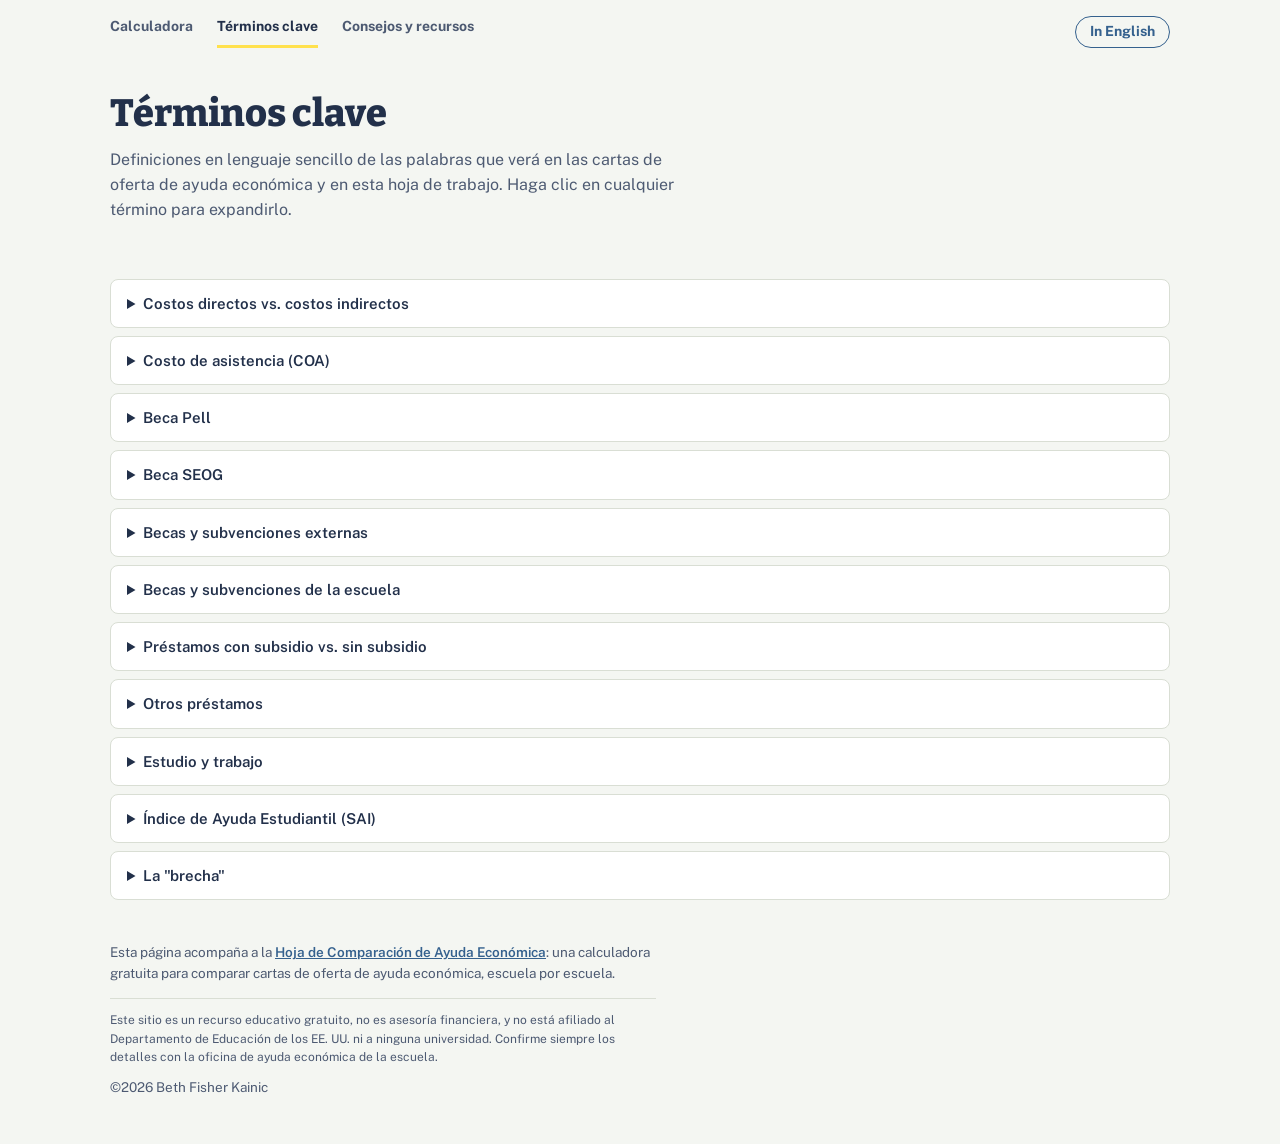
<file: terms-es.html>
<!DOCTYPE html>
<html lang="es">
<head>
<meta charset="UTF-8">
<meta name="viewport" content="width=device-width, initial-scale=1.0">
<link rel="icon" href="data:image/svg+xml,<svg xmlns=%22http://www.w3.org/2000/svg%22 viewBox=%220 0 100 100%22><text y=%22.9em%22 font-size=%2290%22>🧮</text></svg>">
<link rel="preconnect" href="https://fonts.googleapis.com">
<link rel="preconnect" href="https://fonts.gstatic.com" crossorigin>
<link href="https://fonts.googleapis.com/css2?family=Bitter:wght@500;600;700;800&family=Public+Sans:ital,wght@0,400;0,500;0,600;0,700;1,400&family=IBM+Plex+Mono:wght@500;600&display=swap" rel="stylesheet">
<link rel="stylesheet" href="styles.css">
<title>Términos clave — Hoja de Comparación de Ayuda Económica</title>
<link rel="canonical" href="https://www.comparecollegeaid.org/terms-es.html">
<link rel="alternate" hreflang="en" href="https://www.comparecollegeaid.org/terms.html">
<link rel="alternate" hreflang="es" href="https://www.comparecollegeaid.org/terms-es.html">
<link rel="alternate" hreflang="x-default" href="https://www.comparecollegeaid.org/terms.html">
<meta name="description" content="Definiciones en lenguaje sencillo de los términos de ayuda económica: costo de asistencia, SAI, Beca Pell, SEOG, préstamos con y sin subsidio, estudio y trabajo, y la brecha.">
</head>
<body>
<div class="wrap">
  <nav class="site-nav" aria-label="Sitio">
    <a href="index-es.html">Calculadora</a>
    <a href="terms-es.html" class="active">Términos clave</a>
    <a href="tips-es.html">Consejos y recursos</a>
    <a href="terms.html" class="lang" lang="en">In English</a>
  </nav>
  <header class="page-header">
    <h1>Términos clave</h1>
    <p class="lede">Definiciones en lenguaje sencillo de las palabras que verá en las cartas de oferta de ayuda económica y en esta hoja de trabajo. Haga clic en cualquier término para expandirlo.</p>
  </header>

  <section class="glossary">
    <details id="direct-indirect"><summary>Costos directos vs. costos indirectos</summary><p>Los <b>costos directos</b> son los que el estudiante paga directamente a la universidad, e incluyen matrícula, vivienda, planes de comidas, cuotas y seguro médico si hace falta. Los costos directos de cada universidad son diferentes.</p><p>Los <b>costos indirectos</b> son los que el estudiante paga por su cuenta, e incluyen libros, útiles escolares, gastos de viaje, ropa, entretenimiento y artículos personales como el champú. Las ofertas de ayuda económica incluyen estimaciones de estos costos, pero use su propio criterio. Algunos ejemplos generales:</p><p><b>Libros y útiles escolares:</b> los costos suelen estar entre $1,200 y $1,500 por año, pero pueden variar. Por ejemplo, una computadora nueva aumentará los gastos generales, y si su carrera requiere equipo especial, esos artículos costarán más.</p><p><b>Viajes:</b> pueden aumentar considerablemente si se necesita viajar en avión. Consulte los precios de los vuelos para tener una idea de lo que costará volver a casa durante las vacaciones o los días festivos. En otros casos, tomar un autobús o un tren, o compartir el viaje (y la gasolina) con alguien, puede ahorrar dinero.</p><p><b>Gastos personales:</b> divídalos en dos categorías. Primero, los artículos personales, como champú, medicamentos, un abrigo de invierno o zapatos nuevos. Después, el dinero para gastos o una "mesada" para cosas como entretenimiento, pizza, meriendas y pequeños regalos.</p></details>
    <details id="coa"><summary>Costo de asistencia (COA)</summary><p>Es la estimación de la universidad del costo de un año académico en esa escuela, e incluye matrícula, vivienda (residencia estudiantil), alimentación (un plan de comidas), cuotas, libros, viajes y gastos personales. Es el número inicial que la universidad usa para armar la oferta de ayuda económica de cada estudiante.</p></details>
    <details id="pell"><summary>Beca Pell</summary><p>Es dinero gratuito del gobierno federal que ayuda a pagar el costo de asistencia del estudiante. El monto otorgado depende de la necesidad económica del estudiante. El máximo de la Beca Pell es $7,395 (para el año escolar 2026–27); consulte <a href="https://studentaid.gov/es/understand-aid/types/grants/pell" target="_blank" rel="noopener">studentaid.gov</a> para el máximo vigente. Estos fondos pueden otorgarse a todos los estudiantes elegibles.</p></details>
    <details id="seog"><summary>Beca SEOG</summary><p>La Beca Federal Suplementaria para la Oportunidad Educativa (SEOG o FSEOG, por sus siglas en inglés) también es dinero gratuito del gobierno federal que ayuda a pagar el costo de asistencia, y el monto depende de la necesidad económica del estudiante. No todas las escuelas tienen acceso a los fondos SEOG, así que esta ayuda puede no otorgarse en todas las escuelas, incluso si el estudiante tiene alta necesidad económica. Además, los fondos SEOG de cada escuela son limitados: una vez que la escuela los otorga todos, no puede dar más ese año. Por eso es importante solicitar la ayuda económica temprano: becas como esta funcionan por orden de llegada, y los estudiantes que presentan la FAFSA tarde pueden encontrar que los fondos ya se agotaron. Las ayudas pueden llegar hasta $4,000 por año por estudiante. Obtenga más información en <a href="https://studentaid.gov/es/understand-aid/types/grants/fseog" target="_blank" rel="noopener">studentaid.gov</a>.</p></details>
    <details id="outside-grants"><summary>Becas y subvenciones externas</summary><p>Es dinero gratuito de lugares como fundaciones privadas, fondos, grupos religiosos y organizaciones locales. Es importante saber que estas becas o subvenciones suelen ser por un solo año. Puede que no sean renovables, así que es importante que el estudiante planifique sus finanzas en consecuencia.</p></details>
    <details id="school-grants"><summary>Becas y subvenciones de la escuela</summary><p>Es dinero gratuito otorgado por cada universidad. Parte se basa en la necesidad económica y parte en el mérito. Las becas por mérito pueden incluir mérito académico, deportivo o artístico.</p></details>
    <details id="subsidized-unsubsidized"><summary>Préstamos con subsidio vs. sin subsidio</summary><p><b>Préstamo con subsidio:</b> un préstamo del gobierno federal al estudiante, y a menudo el mejor tipo de préstamo que un estudiante puede recibir. La principal diferencia con un préstamo sin subsidio es que el gobierno paga los intereses del préstamo con subsidio mientras el estudiante está en la universidad. El pago del préstamo comienza seis meses después de que el estudiante se gradúa o deja la escuela por otra razón, o de que baja su matrícula a menos de medio tiempo.</p><p><b>Préstamo sin subsidio:</b> también es un préstamo del gobierno federal al estudiante, pero los intereses empiezan a acumularse desde que el estudiante comienza la universidad, así que se suman durante todo el tiempo que esté matriculado.</p><p>Obtenga más información en studentaid.gov: <a href="https://studentaid.gov/es/understand-aid/types/loans/subsidized-unsubsidized" target="_blank" rel="noopener">tasas de interés y cargos</a>, <a href="https://studentaid.gov/announcements-events/big-updates/definitions#loan-limits" target="_blank" rel="noopener">límites de préstamos</a> y <a href="https://studentaid.gov/es/manage-loans/repayment/plans" target="_blank" rel="noopener">planes de pago</a>.</p></details>
    <details id="other-loans"><summary>Otros préstamos</summary><p>Las familias a veces consideran otros préstamos, incluidos préstamos bancarios u otros préstamos federales como el PLUS para padres. Las tasas de interés de esos préstamos suelen ser más altas que las que el gobierno federal ofrece al estudiante a través de sus préstamos con o sin subsidio. Además, algunas universidades ofrecen préstamos directamente de la escuela al estudiante. En ocasiones las tasas de esos préstamos son más favorables, pero a veces no. El estudiante siempre puede comunicarse con la oficina de ayuda económica de la escuela si tiene preguntas sobre los términos de esos préstamos.</p><p>Las familias deben evaluar con cuidado cómo los préstamos externos podrían afectar su salud financiera y sus planes a largo plazo, incluida la jubilación. Por mucho que los padres quieran ayudar a sus hijos, deben cuidar también su propio bienestar económico. Puede ser más útil que los padres ayuden al estudiante con cosas como los gastos personales o el pago de los intereses de un préstamo sin subsidio, en lugar de pedir un préstamo ellos mismos.</p></details>
    <details id="work-study"><summary>Estudio y trabajo</summary><p>Hay trabajos pagados en el campus para los estudiantes que reciben estudio y trabajo (work-study) como parte de su paquete de ayuda económica. Le corresponde al estudiante conseguir el empleo: revise el sitio de empleo estudiantil de la escuela y postúlese. Si no sabe cómo hacerlo, hable con la oficina de ayuda económica de su universidad.</p></details>
    <details id="sai"><summary>Índice de Ayuda Estudiantil (SAI)</summary><p>La información que usted proporciona en la FAFSA determina su Índice de Ayuda Estudiantil (SAI, por sus siglas en inglés), que aparecerá en su cuenta de la FAFSA como un número. El SAI es un índice de elegibilidad: es el número del que parten las universidades para calcular su ayuda basada en la necesidad. Cuanto más bajo sea su SAI, más ayuda basada en la necesidad debería poder recibir por cada año de universidad. Puede pensarlo, a grandes rasgos, como la medida del gobierno de lo que su familia puede aportar.</p><p>Al llenar la FAFSA, asegúrese de incluir todas las universidades a las que se está postulando, porque así es como cada escuela recibe su SAI. La oficina de ayuda económica de cada universidad usa ese número para armar su oferta de ayuda. Sin embargo, aunque su SAI es el mismo en todas partes, las cartas de oferta no se verán iguales. ¡Por eso es importante compararlas!</p></details>
    <details id="gap"><summary>La "brecha"</summary><p>Es la diferencia entre lo que la universidad le pide pagar y el SAI: el número generado por la FAFSA que las universidades usan para determinar su ayuda basada en la necesidad. Por ejemplo, supongamos que una familia tiene un SAI de $2,000. La oferta de una escuela dice que el estudiante debe pagar $7,500 al año, y la de otra dice $3,500. La primera escuela dejó una "brecha" de $5,500 al año ($7,500 − $2,000) y la segunda una brecha de $1,500 al año ($3,500 − $2,000). ¡Al comparar ofertas, busque las brechas más pequeñas!</p></details>
  </section>

  <footer>
    <p>Esta página acompaña a la <a href="index-es.html" style="color:var(--work);font-weight:600">Hoja de Comparación de Ayuda Económica</a>: una calculadora gratuita para comparar cartas de oferta de ayuda económica, escuela por escuela.</p>
        <p class="fine-print">Este sitio es un recurso educativo gratuito, no es asesoría financiera, y no está afiliado al Departamento de Educación de los EE. UU. ni a ninguna universidad. Confirme siempre los detalles con la oficina de ayuda económica de la escuela.</p>
    <p style="margin-top:10px">©2026 Beth Fisher Kainic</p>
  </footer>
</div>
<script>
(function () {
  function openFromHash() {
    var id = location.hash.replace('#', '');
    if (!id) return;
    var el = document.getElementById(id);
    if (el && el.tagName === 'DETAILS') {
      el.open = true;
      el.scrollIntoView({ behavior: 'smooth', block: 'center' });
      el.classList.add('flash');
      setTimeout(function () { el.classList.remove('flash'); }, 2200);
    }
  }
  window.addEventListener('hashchange', openFromHash);
  openFromHash();
})();
</script>
</body>
</html>
</file>
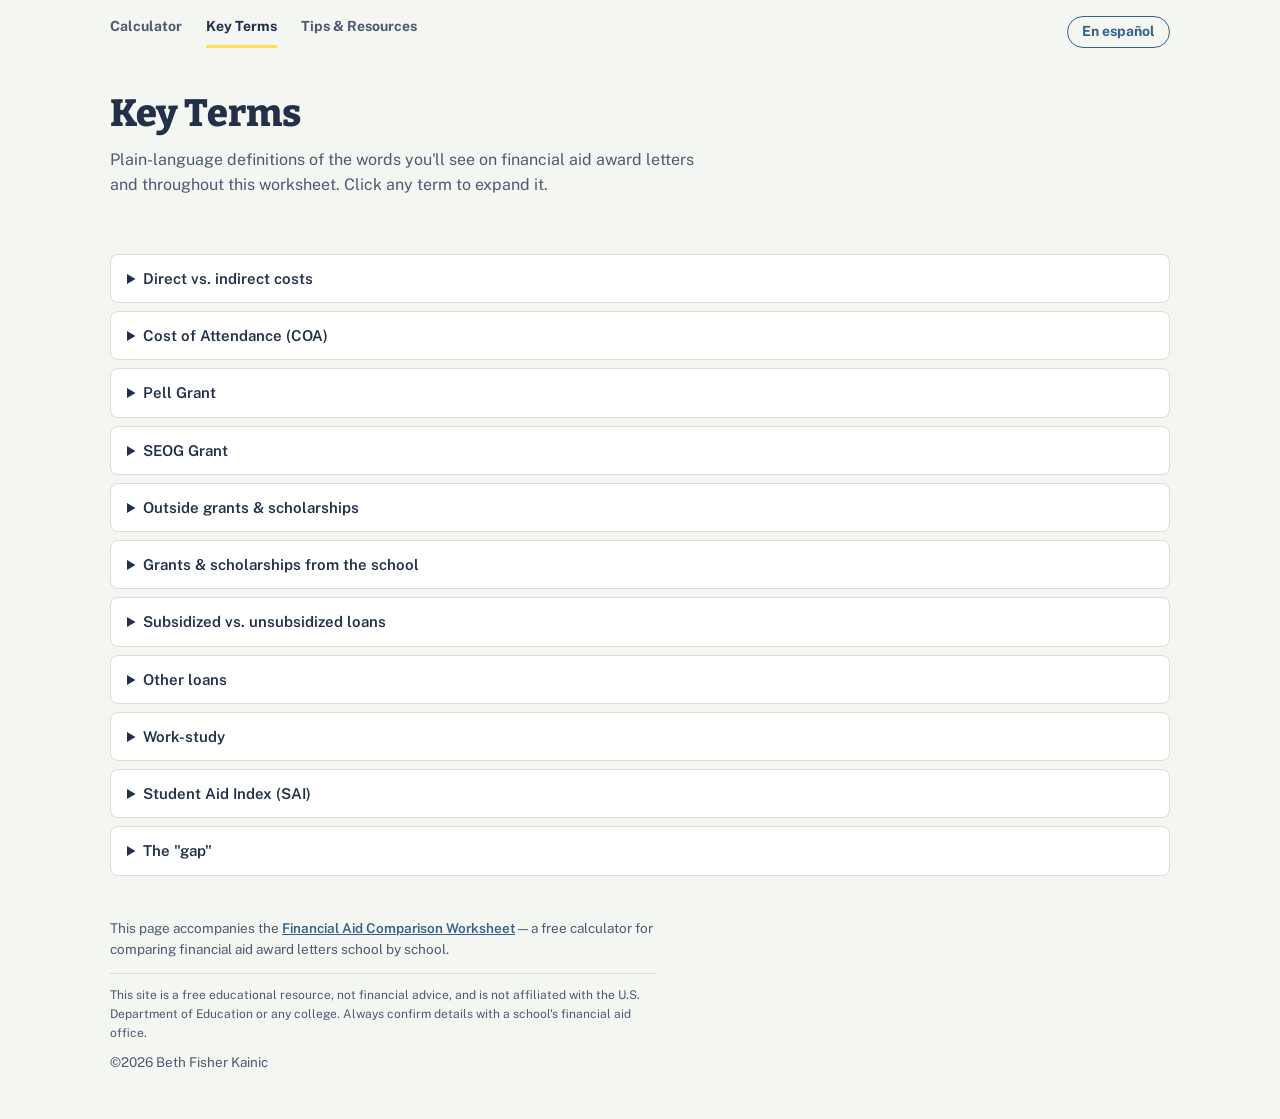
<file: terms.html>
<!DOCTYPE html>
<html lang="en">
<head>
<meta charset="UTF-8">
<meta name="viewport" content="width=device-width, initial-scale=1.0">
<link rel="icon" href="data:image/svg+xml,<svg xmlns=%22http://www.w3.org/2000/svg%22 viewBox=%220 0 100 100%22><text y=%22.9em%22 font-size=%2290%22>🧮</text></svg>">
<link rel="preconnect" href="https://fonts.googleapis.com">
<link rel="preconnect" href="https://fonts.gstatic.com" crossorigin>
<link href="https://fonts.googleapis.com/css2?family=Bitter:wght@500;600;700;800&family=Public+Sans:ital,wght@0,400;0,500;0,600;0,700;1,400&family=IBM+Plex+Mono:wght@500;600&display=swap" rel="stylesheet">
<link rel="stylesheet" href="styles.css">
<title>Key Terms — Financial Aid Comparison Worksheet</title>
<link rel="canonical" href="https://www.comparecollegeaid.org/terms.html">
<link rel="alternate" hreflang="en" href="https://www.comparecollegeaid.org/terms.html">
<link rel="alternate" hreflang="es" href="https://www.comparecollegeaid.org/terms-es.html">
<link rel="alternate" hreflang="x-default" href="https://www.comparecollegeaid.org/terms.html">
<meta name="description" content="Plain-language definitions of financial aid terms: Cost of Attendance, SAI, Pell Grant, SEOG, subsidized and unsubsidized loans, work-study, and the aid gap.">
</head>
<body>
<div class="wrap">
  <nav class="site-nav" aria-label="Site">
    <a href="index.html">Calculator</a>
    <a href="terms.html" class="active">Key Terms</a>
    <a href="tips.html">Tips &amp; Resources</a>
    <a href="terms-es.html" class="lang" lang="es">En español</a>
  </nav>

  <header class="page-header">
    <h1>Key Terms</h1>
    <p class="lede">Plain-language definitions of the words you'll see on financial aid award letters and throughout this worksheet. Click any term to expand it.</p>
  </header>

  <section class="glossary">
    <details id="direct-indirect"><summary>Direct vs. indirect costs</summary><p><b>Direct costs</b> are those the student pays directly to the college, including tuition, housing, meal plans, fees, and medical insurance if needed. Each college's direct costs are different.</p><p><b>Indirect costs</b> are those the student pays on their own, including books, school supplies, travel expenses, clothes, entertainment, and personal items like shampoo. College financial aid awards provide estimates for these costs, but use your best judgment. Some general examples:</p><p><b>Books and school supplies:</b> costs tend to range from $1,200–1,500 per year, but this can vary. For example, a new computer will add to general costs. If your intended major requires special equipment or gear, those items will cost extra. </p><p><b>Travel:</b> this can be significantly impacted if air travel is required. Check flight costs to get an idea of what it will cost to go home during breaks or holidays. Otherwise, taking a bus, getting a ride and sharing gas costs, or taking a train can save money.</p><p><b>Personal expenses:</b> divide these into two categories. First, personal items such as shampoo, medication, a new winter coat or shoes. Next, spending money or an allowance for things like entertainment, pizza, snacks, and small gifts.</p></details>
    <details id="coa"><summary>Cost of Attendance (COA)</summary><p>This is the college's estimate of the cost of one academic year at their school, which includes tuition, housing (dorm), food (a meal plan), fees, books, travel, and personal expenses. It's the starting number for the college to build each student's financial aid award.</p></details>
    <details id="pell"><summary>Pell Grant</summary><p>This is free money from the federal government that helps pay for a student's cost of college attendance. The amount awarded is based on a student's financial need. The maximum Pell Grant is $7,395 (as of the 2026–27 school year) — check <a href="https://studentaid.gov/understand-aid/types/grants/pell" target="_blank" rel="noopener">studentaid.gov</a> for the current maximum. These funds can be provided to every eligible student.</p></details>
    <details id="seog"><summary>SEOG Grant</summary><p>The Supplemental Educational Opportunity Grant is also free money from the federal government used to help pay for the cost of college attendance, with the amount based on a student's financial need. Not all schools have access to SEOG funding, so this award may not be granted by every school even if a student has high financial need. Also, each school's total SEOG funding is limited — once the school awards all of it, they can't give out any more that year. That's why applying for financial aid early matters: grants like this are essentially first come, first served, and students who file the FAFSA late may find the funds already gone. Awards can reach as high as $4,000 per year per student. Learn more at <a href="https://studentaid.gov/understand-aid/types/grants/fseog" target="_blank" rel="noopener">studentaid.gov</a>.</p></details>
    <details id="outside-grants"><summary>Outside grants &amp; scholarships</summary><p>This is free money from such places as private foundations, funds, religious groups, and local organizations. It's important to note that such grants or scholarships are often for one year only. They may not necessarily be renewable, so it's important for the student to plan their finances accordingly.</p></details>
    <details id="school-grants"><summary>Grants &amp; scholarships from the school</summary><p>This is free money awarded by each college. Some is need-based and some is merit-based. Merit-based scholarships can include academic merit, athletic merit, and arts-related merit.</p></details>
    <details id="subsidized-unsubsidized"><summary>Subsidized vs. unsubsidized loans</summary><p><b>Subsidized Loan:</b> a loan to the student from the federal government, and often the best type of loan a student can receive. The main difference from an unsubsidized loan is that the government pays the interest on a subsidized loan while the student is in college. Loan repayment begins six months after the student graduates, leaves school, or drops below half-time enrollment.</p><p><b>Unsubsidized Loan:</b> also a loan from the federal government to the student, but the interest starts accruing when the student starts college — so it adds up over the full time the student is enrolled.</p><p>Learn more at studentaid.gov: <a href="https://studentaid.gov/understand-aid/types/loans/subsidized-unsubsidized" target="_blank" rel="noopener">interest rates and fees</a>, <a href="https://studentaid.gov/announcements-events/big-updates/definitions#loan-limits" target="_blank" rel="noopener">loan limits</a>, and <a href="https://studentaid.gov/manage-loans/repayment/plans" target="_blank" rel="noopener">repayment plans</a>.</p></details>
    <details id="other-loans"><summary>Other loans</summary><p>Families sometimes consider outside loans, including bank loans, or other federal loans such as Parent PLUS. Interest rates on such loans are usually higher than what the federal government offers the student through their subsidized or unsubsidized loans. Also, colleges sometimes offer loans directly from their school to the student. Occasionally the rates for such loans are more favorable, but sometimes not. The student can always contact a school’s financial aid office if they have questions about the terms of such loans.</p><p>Families should carefully evaluate how outside loans could impact their financial health and long-term plans, including retirement. As much as parents strive to help their children, they need to be mindful of their own financial well-being. It can be more helpful for parents to assist students with such things as personal expenses or interest payments on an unsubsidized loan instead of taking out a loan themselves.</p></details>
    <details id="work-study"><summary>Work-study</summary><p>Paid jobs are available on campus for students who are awarded work-study as part of their financial aid package. It's up to the student to secure a job by checking the school's student employment site and applying for jobs. If you're unsure how to go about this, speak with your college's financial aid office for guidance.</p></details>
    <details id="sai"><summary>Student Aid Index (SAI)</summary><p>The information you provide on the FAFSA determines your Student Aid Index (SAI), which will appear in your FAFSA account as a number. The SAI is an eligibility index: it’s the number colleges start from when figuring out your need-based aid. The lower your SAI, the more need-based aid you should be eligible to receive each year of college. You can think of it, roughly, as the government's measure of what your family can afford to contribute.</p><p>When you fill out the FAFSA, be sure to list every college you're applying to, because that's how each school receives your SAI. Each college's financial aid office then uses that number to build your financial aid award. However, even though your SAI is the same everywhere, the award letters will not all look the same. That's why it's important to compare them!</p></details>
    <details id="gap"><summary>The "gap"</summary><p>This is the difference between what the college asks you to pay and your SAI — the FAFSA-generated number colleges use to determine your need-based aid. For example, say a family has an SAI of $2,000. One school's financial aid award says the student must pay $7,500 per year, and another says $3,500. The first school "gapped" the student $5,500 per year ($7,500 − $2,000) and the second school gapped the student $1,500 per year ($3,500 − $2,000). You want to look for the smallest gaps when comparing awards!</p></details>
  </section>

  <footer>
    <p>This page accompanies the <a href="index.html" style="color:var(--work);font-weight:600">Financial Aid Comparison Worksheet</a> — a free calculator for comparing financial aid award letters school by school.</p>
        <p class="fine-print">This site is a free educational resource, not financial advice, and is not affiliated with the U.S. Department of Education or any college. Always confirm details with a school's financial aid office.</p>
    <p style="margin-top:10px">©2026 Beth Fisher Kainic</p>
  </footer>
</div>
<script>
(function () {
  function openFromHash() {
    var id = location.hash.replace('#', '');
    if (!id) return;
    var el = document.getElementById(id);
    if (el && el.tagName === 'DETAILS') {
      el.open = true;
      el.scrollIntoView({ behavior: 'smooth', block: 'center' });
      el.classList.add('flash');
      setTimeout(function () { el.classList.remove('flash'); }, 2200);
    }
  }
  window.addEventListener('hashchange', openFromHash);
  openFromHash();
})();
</script>
</body>
</html>
</file>
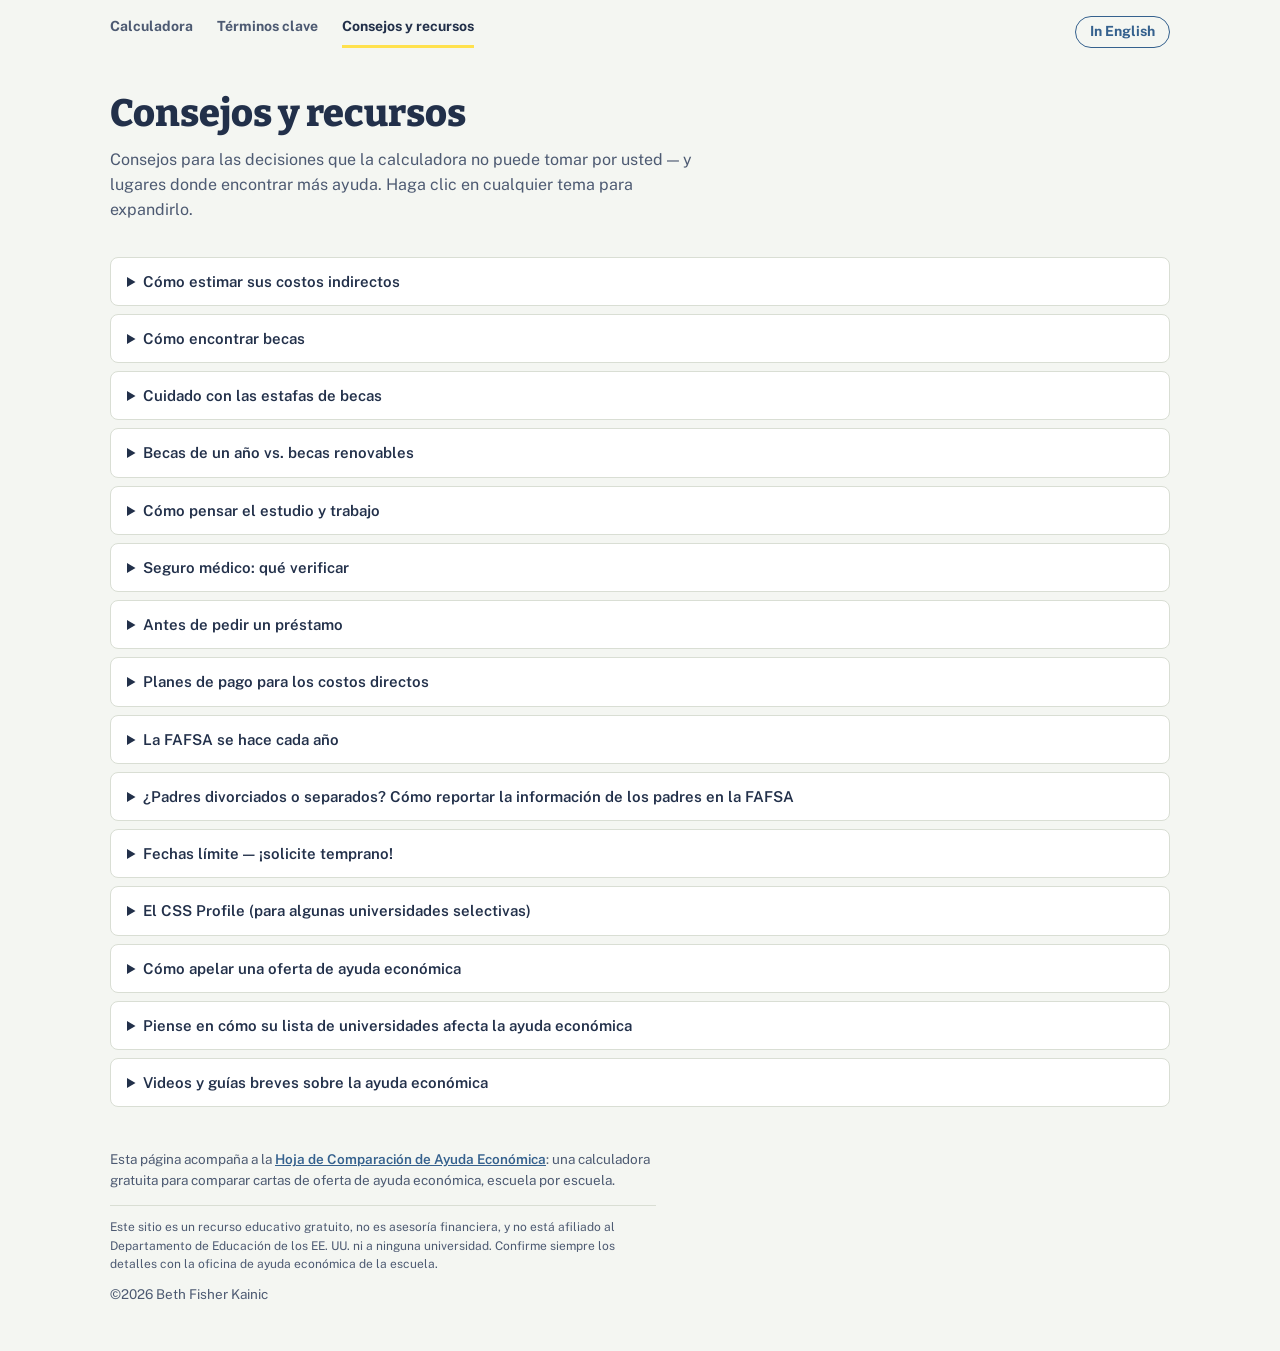
<file: tips-es.html>
<!DOCTYPE html>
<html lang="es">
<head>
<meta charset="UTF-8">
<meta name="viewport" content="width=device-width, initial-scale=1.0">
<link rel="icon" href="data:image/svg+xml,<svg xmlns=%22http://www.w3.org/2000/svg%22 viewBox=%220 0 100 100%22><text y=%22.9em%22 font-size=%2290%22>🧮</text></svg>">
<link rel="preconnect" href="https://fonts.googleapis.com">
<link rel="preconnect" href="https://fonts.gstatic.com" crossorigin>
<link href="https://fonts.googleapis.com/css2?family=Bitter:wght@500;600;700;800&family=Public+Sans:ital,wght@0,400;0,500;0,600;0,700;1,400&family=IBM+Plex+Mono:wght@500;600&display=swap" rel="stylesheet">
<link rel="stylesheet" href="styles.css">
<title>Consejos y recursos — Hoja de Comparación de Ayuda Económica</title>
<link rel="canonical" href="https://www.comparecollegeaid.org/tips-es.html">
<link rel="alternate" hreflang="en" href="https://www.comparecollegeaid.org/tips.html">
<link rel="alternate" hreflang="es" href="https://www.comparecollegeaid.org/tips-es.html">
<link rel="alternate" hreflang="x-default" href="https://www.comparecollegeaid.org/tips.html">
<meta name="description" content="Consejos de una consejera universitaria sobre costos indirectos, estudio y trabajo, seguro médico, préstamos, planes de pago y apelaciones de ayuda económica — más recursos para buscar becas.">
</head>
<body>
<div class="wrap">
  <nav class="site-nav" aria-label="Sitio">
    <a href="index-es.html">Calculadora</a>
    <a href="terms-es.html">Términos clave</a>
    <a href="tips-es.html" class="active">Consejos y recursos</a>
    <a href="tips.html" class="lang" lang="en">In English</a>
  </nav>
  <header class="page-header">
    <h1>Consejos y recursos</h1>
    <p class="lede">Consejos para las decisiones que la calculadora no puede tomar por usted — y lugares donde encontrar más ayuda. Haga clic en cualquier tema para expandirlo.</p>
  </header>

  <section class="glossary content-section">
    <details id="estimating-indirect-costs"><summary>Cómo estimar sus costos indirectos</summary><p>Muchas variables pueden afectar los <a href="terms-es.html#direct-indirect">costos indirectos</a>. Aquí tiene una lista (¡incompleta!) de cosas que tendrá que pagar durante la universidad. En general, estos costos pueden oscilar entre $1,000 y $3,000 por año, además de los libros y materiales de clase — pero cada estudiante debe hacer su propio cálculo.</p><ul><li><b>Artículos de uso personal:</b> champú, jabón, cosméticos, pasta de dientes, etcétera.</li><li><b>Servicios:</b> lavandería (las máquinas de las residencias suelen ser de pago), suscripciones de streaming, etcétera.</li><li><b>Artículos personales</b> — pueden ser gastos únicos antes de empezar la universidad o gastos continuos durante la universidad:<ul><li><b>Únicos:</b> ropa de cama (sábanas, cobijas, almohadas), toallas, una computadora o calculadora nueva, un abrigo o botas de invierno, una lámpara para el cuarto.</li><li><b>Continuos:</b> medicamentos, ropa, etcétera.</li></ul></li><li><b>Otros y misceláneos:</b> regalos, salir a comer (pizza, helado) o meriendas, gastos de pasatiempos (materiales de arte, suscripciones de videojuegos, etcétera).</li><li><b>Viajes:</b> dependen de qué tan lejos esté de casa y con qué frecuencia planee volver. Considere el medio de transporte — viajar con amigos o familiares, autobús, tren o avión — y sus costos.</li><li><b>Costos de una carrera en particular:</b> algunas áreas de estudio traen costos adicionales. Enfermería, por ejemplo: uniformes médicos, un estetoscopio, linternas de bolsillo, zapatos de enfermería y más.</li></ul></details>
    <details id="finding-scholarships"><summary>Cómo encontrar becas</summary><p>Algunas de las mejores becas vendrán de las propias universidades. Estas suelen aparecer en su oferta de ayuda económica, pero revise también el sitio web de cada universidad para ver información adicional sobre becas. Lo bueno de las becas de las universidades es que normalmente son renovables por los cuatro años de estudios, siempre que se cumplan ciertas condiciones, como mantener la matrícula de tiempo completo y un promedio mínimo (GPA).</p><p>Busque también becas en fuentes locales, como:</p><ul><li>Organizaciones comunitarias, como un club Rotario o un grupo religioso</li><li>Empleadores — incluidas las empresas donde trabajan sus padres</li></ul><p>Y busque becas en línea. Algunos buenos lugares para empezar:</p><ul><li><a href="https://www.scholarships.com/" target="_blank" rel="noopener">Scholarships.com</a></li><li><a href="https://www.fastweb.com/" target="_blank" rel="noopener">Fastweb</a></li><li><a href="https://bigfuture.collegeboard.org/scholarship-search" target="_blank" rel="noopener">Búsqueda de becas BigFuture del College Board</a></li><li><a href="https://scholarships360.org/" target="_blank" rel="noopener">Scholarships360</a></li><li><a href="https://www.hsf.net/scholarship" target="_blank" rel="noopener">Hispanic Scholarship Fund (Fondo Hispano de Becas)</a></li></ul></details>
    <details id="scholarship-scams"><summary>Cuidado con las estafas de becas</summary><p>Señales de alerta:</p><ul><li>Nunca debería pagar dinero para solicitar una beca.</li><li>No debería tener que dar información delicada, como un número de Seguro Social o documentos de identidad.</li><li>Nunca deberían pedirle información bancaria, de Venmo, de PayPal ni de cuentas similares.</li></ul></details>
    <details id="one-year-vs-renewable"><summary>Becas de un año vs. becas renovables</summary><p>Averigüe si una beca es por un solo año o si puede renovarse. No le reste valor a una beca de un año — puede ayudar a llenar una brecha — pero tendrá que encontrar la manera de cubrir ese monto en los demás años de universidad.</p><p>Las becas renovables son excelentes porque los fondos estarán disponibles cada año de universidad, siempre que se cumplan ciertas condiciones.</p></details>
    <details id="work-study-tips"><summary>Cómo pensar el estudio y trabajo</summary><p>Al considerar el <a href="terms-es.html#work-study">estudio y trabajo</a> otorgado con la ayuda económica, recuerde lo siguiente:</p><ul><li>Los estudiantes deben postularse a los empleos en el campus y trabajar las horas.</li><li>Los empleos en el campus no necesariamente pagan el mismo salario por hora.</li><li>Los estudiantes deben considerar su capacidad de ganar el monto otorgado — y cómo trabajar puede afectar su desempeño académico — sobre todo si la oferta incluye un monto alto de estudio y trabajo, como $2,500–3,000 por año.</li><li>A veces el estudio y trabajo se paga directamente al estudiante, no a su cuenta con la universidad. Le corresponde al estudiante usar esos fondos para los costos directos y/o indirectos.</li></ul></details>
    <details id="health-insurance-tips"><summary>Seguro médico: qué verificar</summary><p>Las familias deben revisar con cuidado su seguro médico para entender qué cubre para su estudiante universitario.</p><ul><li>Verifique qué está dentro y fuera de la red. Por ejemplo: ¿el servicio de salud estudiantil está dentro de la red y, de ser así, qué cubre?</li><li>Verifique si Medicaid se acepta en cada universidad que el estudiante está considerando. Con frecuencia, los servicios de salud estudiantil de las universidades no aceptan Medicaid — o no lo aceptan para ciertos servicios (radiografías, recetas de farmacia, etcétera) — así que es mejor confirmar los detalles antes de comprometerse con una escuela.</li><li>Verifique si el seguro médico que ofrece la universidad cubre gastos médicos fuera del estado o en el extranjero. Por ejemplo, si un estudiante de Carolina del Norte asiste a una universidad en Pensilvania y se inscribe en el plan de salud de la universidad, ¿tendrá cobertura cuando vuelva a Carolina del Norte en el verano, o si estudia en el extranjero? Si no encuentra las respuestas en línea, llame a las universidades y pregunte.</li><li>Verifique si las universidades que el estudiante está considerando ofrecen la cobertura específica que necesita o quiere. Por ejemplo, no todas las universidades ofrecen cobertura de anticonceptivos.</li><li>Las universidades más selectivas pueden tener fondos para que los estudiantes elegibles para la <a href="terms-es.html#pell">Beca Pell</a> cubran el costo del seguro médico. Comuníquese con la oficina de ayuda económica de la universidad para saber si hay fondos adicionales disponibles.</li></ul></details>
    <details id="loan-tips"><summary>Antes de pedir un préstamo</summary><p>Las familias deben considerar lo que el estudiante tendrá que devolver — y cuándo vencerán esos pagos.</p><ul><li>Entienda cuánto está pidiendo prestado el estudiante y los términos del préstamo (tasa de interés, compromiso de pago, etcétera) antes de tomarlo.</li><li>Lo que se ofrece como <a href="terms-es.html#subsidized-unsubsidized">préstamo con o sin subsidio</a> normalmente es el máximo permitido. Los estudiantes no están obligados a pedir prestado todo el monto ofrecido — las familias deben decidir qué es lo mejor para su estudiante.</li><li>Use una calculadora de pagos para ver cómo serían las cuotas mensuales: el <a href="https://studentaid.gov/repayment-calculator/" target="_blank" rel="noopener">simulador de préstamos del gobierno federal</a> y la <a href="https://www.nerdwallet.com/student-loans/learn/student-loan-calculator" target="_blank" rel="noopener">calculadora de préstamos estudiantiles de NerdWallet</a> son dos buenas opciones.</li></ul></details>
    <details id="payment-plans"><summary>Planes de pago para los costos directos</summary><p>Las universidades ofrecen planes de pago para que las familias puedan repartir los pagos de los costos directos a lo largo del año.</p><ul><li>El calendario varía — mensual, trimestral u otros esquemas. Consulte con la universidad del estudiante qué se ofrece.</li><li>En ocasiones los planes de pago tienen cargos adicionales. De nuevo, consulte los detalles con la universidad.</li><li>El primer pago suele vencer en el verano, antes de que empiecen las clases. Los estudiantes (no las familias) normalmente recibirán la información sobre los planes de pago mucho antes del inicio del año escolar — les corresponde a ellos estar atentos, inscribirse y cumplir los plazos requeridos.</li></ul></details>
    <details id="fafsa-every-year"><summary>La FAFSA se hace cada año</summary><p>La FAFSA debe completarse por <b>cada año</b> de universidad para que el estudiante siga siendo elegible para recibir ayuda económica.</p><ul><li>El <a href="terms-es.html#sai">SAI</a> de un estudiante puede variar de un año a otro, según la información que proporcione la familia. Por ejemplo, un cambio en la situación laboral puede afectar el SAI — la pérdida de un empleo o, al contrario, un nuevo trabajo con un salario más alto.</li></ul></details>
    <details id="fafsa-parent-info"><summary>¿Padres divorciados o separados? Cómo reportar la información de los padres en la FAFSA</summary><p>Si no sabe con seguridad cómo reportar la información de los padres en la FAFSA por la estructura de su familia (divorcio, separación u otras circunstancias), estas guías oficiales explican exactamente de quién incluir la información:</p><ul><li><a href="https://studentaid.gov/es/apply-for-aid/fafsa/filling-out/parent-info" target="_blank" rel="noopener">Cómo reportar la información de los padres en la FAFSA</a></li><li><a href="https://studentaid.gov/es/fafsa-apply/parents" target="_blank" rel="noopener">Información de la FAFSA para padres</a></li></ul></details>
    <details id="deadlines"><summary>Fechas límite — ¡solicite temprano!</summary><p>Para poder recibir la mejor oferta de ayuda económica, solicitar lo antes posible marca una diferencia real. Ciertos fondos pueden agotarse si usted solicita tarde.</p><ul><li>La nueva FAFSA de cada año suele publicarse en línea alrededor del 1 de octubre. Por ejemplo, un estudiante que empiece la universidad en el otoño de 2027 completaría la FAFSA que se publica alrededor del 1 de octubre de 2026.</li><li>Consulte <a href="https://studentaid.gov/es/h/apply-for-aid/fafsa" target="_blank" rel="noopener">las fechas límite de la FAFSA de su estado</a> — pero no espere hasta esa fecha. Envíe su solicitud lo antes posible.</li><li>Tendrá que completar la FAFSA por <b>cada año</b> de universidad. Busque la nueva solicitud de cada año a principios de octubre para tener la mejor ayuda para el siguiente año académico.</li></ul></details>
    <details id="css-profile"><summary>El CSS Profile (para algunas universidades selectivas)</summary><p>Los estudiantes que se postulan a universidades más selectivas quizá deban presentar una segunda solicitud de ayuda económica: el <a href="https://cssprofile.collegeboard.org/" target="_blank" rel="noopener">CSS Profile</a>. Revise el sitio web de cada una de sus universidades para saber si es un requisito — y no complete esta solicitud a menos que se le exija.</p></details>
    <details id="appeals"><summary>Cómo apelar una oferta de ayuda económica</summary><p>Si una familia considera que tiene una causa justificada, puede apelar la oferta de ayuda económica de su estudiante.</p><ul><li>Los estudiantes pueden apelar usando un formulario de la universidad o escribiendo una carta a la oficina de ayuda económica de la escuela. Consulte con esa oficina qué se necesita antes de proceder.</li><li>El estudiante y la familia deben tener una "causa justificada" para la apelación. En otras palabras, "nos gustaría más dinero gratuito" no será suficiente.</li><li>Ejemplos de razones para una apelación:<ul><li>que un padre o madre haya perdido su empleo después de completar la FAFSA</li><li>gastos médicos u otros gastos inevitables e imprevistos no contemplados en la FAFSA</li><li>divorcio o separación de los padres</li></ul></li><li>La documentación — "evidencia" como facturas médicas o una notificación de despido — puede ser útil y con frecuencia es obligatoria.</li><li>Las apelaciones deben hacerse lo antes posible.</li><li>La oficina de ayuda económica de una universidad puede tardar algunas semanas en procesar una apelación.</li></ul></details>
    <details id="college-list"><summary>Piense en cómo su lista de universidades afecta la ayuda económica</summary><ul><li>Si está considerando instituciones de cuatro años, trate de tener una mezcla de escuelas estatales o públicas y algunas privadas. Esto le dará una mayor variedad de ofertas de ayuda económica.</li><li>Considere escuelas donde su perfil pueda "superar" el perfil promedio de los admitidos. Si sus clases son un poco más exigentes, sus calificaciones un poco más altas y/o sus puntajes de exámenes estandarizados están por encima del promedio de admisión de una escuela, es posible que le ofrezcan dinero adicional en becas.</li><li>Si ya sabe qué carrera quiere estudiar, algunas carreras ofrecen sus propias becas. Use los buscadores de becas de arriba para afinar la búsqueda.</li></ul></details>
    <details id="videos"><summary>Videos y guías breves sobre la ayuda económica</summary><ul><li><a href="https://www.youtube.com/user/FederalStudentAid/videos" target="_blank" rel="noopener">El canal de YouTube de Federal Student Aid</a> — muchos videos oficiales y breves (algunos disponibles en español)</li><li><a href="https://www.youtube.com/watch?v=RtDYpEfAa5U" target="_blank" rel="noopener">¿Por qué completar la FAFSA?</a> (video, en inglés)</li><li><a href="https://bigfuture.collegeboard.org/pay-for-college/get-help-paying-for-college/how-does-financial-aid-work" target="_blank" rel="noopener">College Board: cómo funciona la ayuda económica y maneras de pagar la universidad</a></li></ul></details>
  </section>

  <footer>
    <p>Esta página acompaña a la <a href="index-es.html" style="color:var(--work);font-weight:600">Hoja de Comparación de Ayuda Económica</a>: una calculadora gratuita para comparar cartas de oferta de ayuda económica, escuela por escuela.</p>
        <p class="fine-print">Este sitio es un recurso educativo gratuito, no es asesoría financiera, y no está afiliado al Departamento de Educación de los EE. UU. ni a ninguna universidad. Confirme siempre los detalles con la oficina de ayuda económica de la escuela.</p>
    <p style="margin-top:10px">©2026 Beth Fisher Kainic</p>
  </footer>
</div>
<script>
(function () {
  function openFromHash() {
    var id = location.hash.replace('#', '');
    if (!id) return;
    var el = document.getElementById(id);
    if (el && el.tagName === 'DETAILS') {
      el.open = true;
      el.scrollIntoView({ behavior: 'smooth', block: 'center' });
      el.classList.add('flash');
      setTimeout(function () { el.classList.remove('flash'); }, 2200);
    }
  }
  window.addEventListener('hashchange', openFromHash);
  openFromHash();
})();
</script>
</body>
</html>
</file>
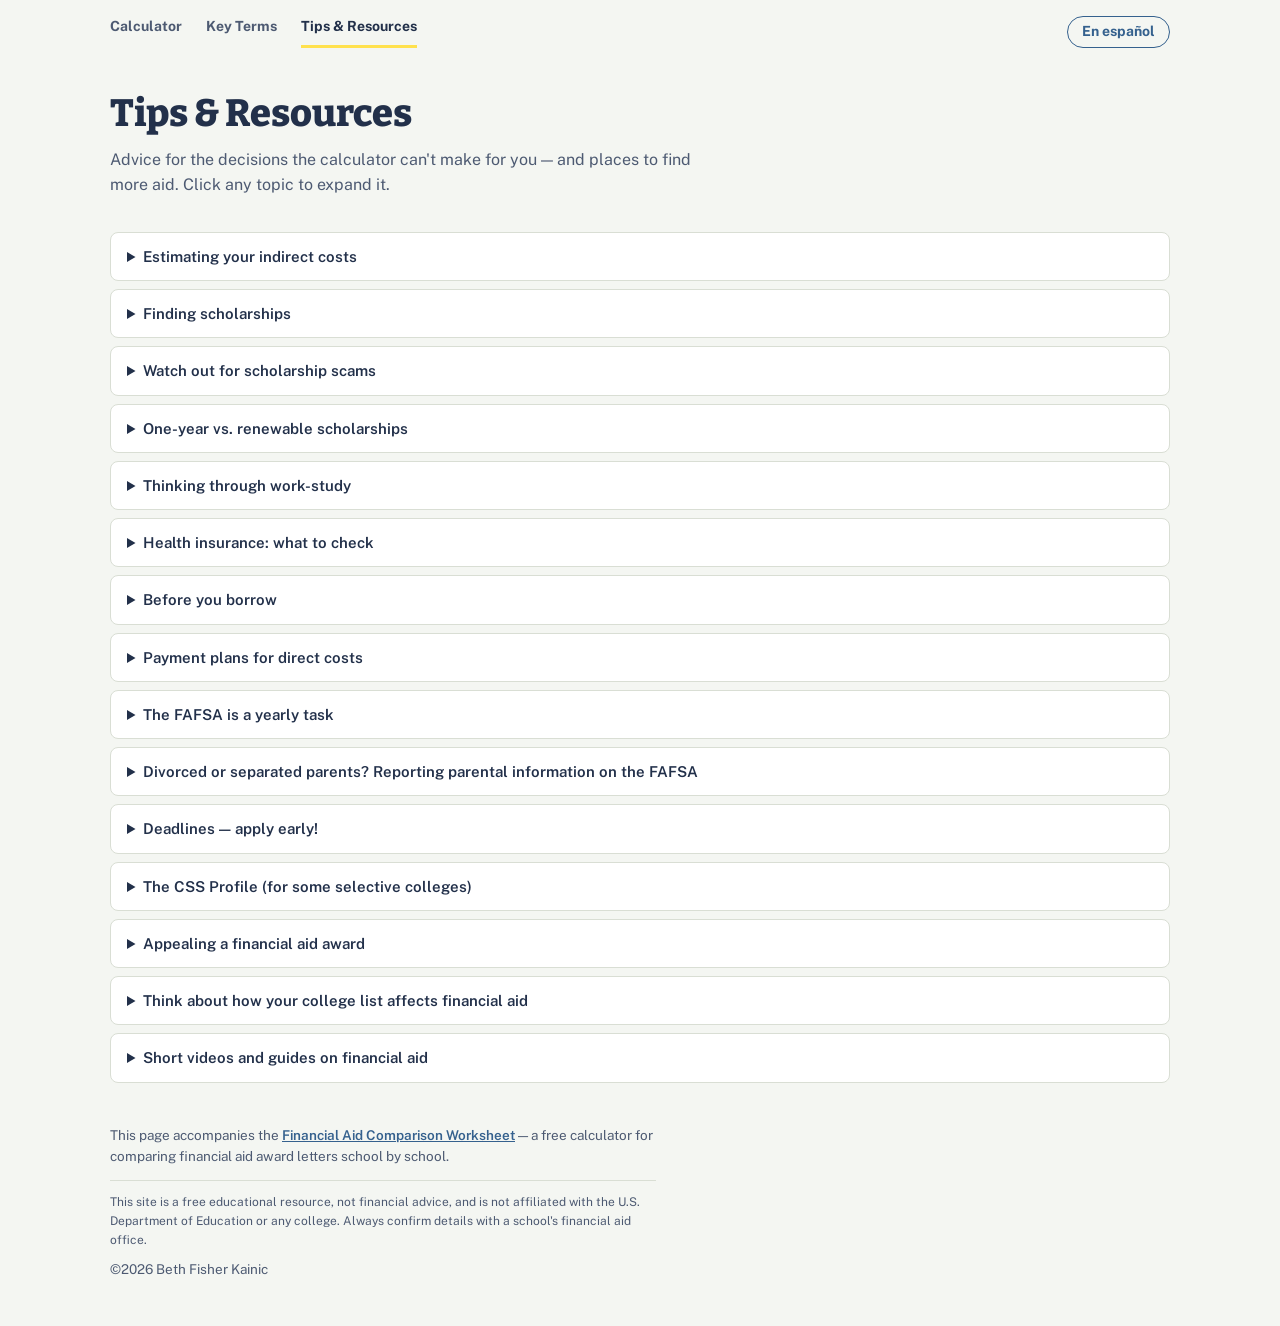
<file: tips.html>
<!DOCTYPE html>
<html lang="en">
<head>
<meta charset="UTF-8">
<meta name="viewport" content="width=device-width, initial-scale=1.0">
<link rel="icon" href="data:image/svg+xml,<svg xmlns=%22http://www.w3.org/2000/svg%22 viewBox=%220 0 100 100%22><text y=%22.9em%22 font-size=%2290%22>🧮</text></svg>">
<link rel="preconnect" href="https://fonts.googleapis.com">
<link rel="preconnect" href="https://fonts.gstatic.com" crossorigin>
<link href="https://fonts.googleapis.com/css2?family=Bitter:wght@500;600;700;800&family=Public+Sans:ital,wght@0,400;0,500;0,600;0,700;1,400&family=IBM+Plex+Mono:wght@500;600&display=swap" rel="stylesheet">
<link rel="stylesheet" href="styles.css">
<title>Tips &amp; Resources — Financial Aid Comparison Worksheet</title>
<link rel="canonical" href="https://www.comparecollegeaid.org/tips.html">
<link rel="alternate" hreflang="en" href="https://www.comparecollegeaid.org/tips.html">
<link rel="alternate" hreflang="es" href="https://www.comparecollegeaid.org/tips-es.html">
<link rel="alternate" hreflang="x-default" href="https://www.comparecollegeaid.org/tips.html">
<meta name="description" content="A college counselor's advice on estimating indirect costs, work-study, health insurance, loans, payment plans, and appealing financial aid awards — plus scholarship search resources.">
</head>
<body>
<div class="wrap">
  <nav class="site-nav" aria-label="Site">
    <a href="index.html">Calculator</a>
    <a href="terms.html">Key Terms</a>
    <a href="tips.html" class="active">Tips &amp; Resources</a>
    <a href="tips-es.html" class="lang" lang="es">En español</a>
  </nav>

  <header class="page-header">
    <h1>Tips &amp; Resources</h1>
    <p class="lede">Advice for the decisions the calculator can't make for you — and places to find more aid. Click any topic to expand it.</p>
  </header>

  <section class="glossary content-section">
    <details id="estimating-indirect-costs"><summary>Estimating your indirect costs</summary><p>A lot of variables can affect <a href="terms.html#direct-indirect">indirect costs</a>. Here's an (incomplete!) list of things you'll need to pay for while in college. In general, these costs can run between $1,000–3,000 per year beyond books and course materials — but each student should calculate their own estimates.</p><ul><li><b>Personal supplies:</b> shampoo, soap, cosmetics, toothpaste, and so on.</li><li><b>Services:</b> laundry (dorm machines usually require payment), streaming subscriptions, and so on.</li><li><b>Personal items</b> — these can be one-time costs before college starts or ongoing costs during college:<ul><li><b>One-time:</b> bedding (sheets, blankets, pillows), towels, a new computer or calculator, a new winter coat or boots, a lamp for the dorm room.</li><li><b>Ongoing:</b> medication, clothes, and so on.</li></ul></li><li><b>Other and miscellaneous:</b> gifts, eating out (pizza, ice cream) or snacks, hobby expenses (art supplies, gaming subscriptions, and so on).</li><li><b>Travel:</b> this depends on how far you are from home and how often you plan to go back. Consider your mode of transportation — a ride with friends or family, bus, train, or plane — and its costs.</li><li><b>Costs related to a particular major:</b> some fields of study bring additional costs. Nursing, for example: scrubs, a stethoscope, pen lights, nursing shoes, and more.</li></ul></details>
    <details id="finding-scholarships"><summary>Finding scholarships</summary><p>Some of the best scholarships will come from colleges themselves. These usually show up on your financial aid award, but also check each college's website for additional scholarship information. The nice thing about scholarships from colleges is that they are normally renewable for all four years of undergraduate study, provided you maintain certain conditions, such as full-time student status and a minimum GPA.</p><p>Check local sources for scholarships, too, including:</p><ul><li>Community organizations, such as a Rotary club or religious group</li><li>Employers — including companies where your parents work</li></ul><p>And research scholarships online. A few good places to search:</p><ul><li><a href="https://www.scholarships.com/" target="_blank" rel="noopener">Scholarships.com</a></li><li><a href="https://www.fastweb.com/" target="_blank" rel="noopener">Fastweb</a></li><li><a href="https://bigfuture.collegeboard.org/scholarship-search" target="_blank" rel="noopener">College Board BigFuture Scholarship Search</a></li><li><a href="https://scholarships360.org/" target="_blank" rel="noopener">Scholarships360</a></li><li><a href="https://www.hsf.net/scholarship" target="_blank" rel="noopener">Hispanic Scholarship Fund</a></li></ul></details>
    <details id="scholarship-scams"><summary>Watch out for scholarship scams</summary><p>Warning signs:</p><ul><li>You should never pay to apply for a scholarship.</li><li>You should not need to provide sensitive information such as a Social Security number or ID information.</li><li>You should never be asked for banking, Venmo, PayPal, or similar account information.</li></ul></details>
    <details id="one-year-vs-renewable"><summary>One-year vs. renewable scholarships</summary><p>Understand whether a scholarship is for one year or can be renewed. Don't discount the value of a one-year scholarship — it can help fill a gap — but you'll need to find a way to cover that amount in your other years of college.</p><p>Renewable scholarships are great because the funds will be available for each year of college, provided you maintain certain conditions.</p></details>
    <details id="work-study-tips"><summary>Thinking through work-study</summary><p>When considering <a href="terms.html#work-study">work-study</a> that has been awarded with financial aid, remember the following:</p><ul><li>Students need to apply for on-campus jobs and work the hours.</li><li>On-campus jobs don't necessarily pay the same hourly wages.</li><li>Students should consider their ability to earn the amount awarded — and how working may affect their academic performance — especially if the award includes a high work-study dollar amount, such as $2,500–3,000 per year.</li><li>Sometimes work-study is paid directly to the student, not to the student's account with the college. It's up to the student to use those funds toward direct and/or indirect costs.</li></ul></details>
    <details id="health-insurance-tips"><summary>Health insurance: what to check</summary><p>Families should look closely at their health insurance to understand what's covered for their college student.</p><ul><li>Check what's in-network and out-of-network. For example: is the student health service in-network, and if so, what's covered?</li><li>Check whether Medicaid is accepted at each college the student is considering. Medicaid is often not accepted by a college's student health services — or not accepted for certain services (x-rays, pharmacy prescriptions, and so on) — so it's best to check the details before committing to a particular school.</li><li>Check whether the health insurance offered by the college covers medical expenses out of state or internationally. For example, if a North Carolina student attends a college in Pennsylvania and signs up for the college's health plan, will they have coverage when they go back to North Carolina for the summer, or if they study abroad? If you can't find answers online, call the colleges and ask.</li><li>Check whether the colleges the student is considering offer specific coverage the student needs or wants. For example, not all colleges offer coverage for contraception.</li><li>More highly selective colleges may have funding for <a href="terms.html#pell">Pell-eligible</a> students to cover the cost of health insurance. Contact the college's financial aid office to find out whether additional funding is available.</li></ul></details>
    <details id="loan-tips"><summary>Before you borrow</summary><p>Families should consider what the student will need to repay — and when those payments will come due.</p><ul><li>Understand how much the student is borrowing and the terms of the loan (interest rate, repayment commitment, and so on) before taking it out.</li><li>What's offered as a <a href="terms.html#subsidized-unsubsidized">subsidized or unsubsidized loan</a> is normally the maximum allowable. Students are not obligated to borrow the full amount offered — families should determine what's best for their student.</li><li>Use a repayment calculator to see what the monthly payments would look like: the <a href="https://studentaid.gov/repayment-calculator/" target="_blank" rel="noopener">federal government's loan simulator</a> and <a href="https://www.nerdwallet.com/student-loans/learn/student-loan-calculator" target="_blank" rel="noopener">NerdWallet's student loan calculator</a> are both good options.</li></ul></details>
    <details id="payment-plans"><summary>Payment plans for direct costs</summary><p>Colleges offer payment plans so families can spread out their direct-cost payments over the year.</p><ul><li>The timing varies — monthly, quarterly, or other schedules. Check with the student's college to see what's offered.</li><li>There are occasionally fees attached to payment plans. Again, check with the student's college for details.</li><li>The first payment is often due in the summer, before school starts. Students (not families) will usually receive information about payment plans well before the school year begins — it's up to them to watch for it, sign up, and meet the required deadlines.</li></ul></details>
    <details id="fafsa-every-year"><summary>The FAFSA is a yearly task</summary><p>The FAFSA needs to be completed for <b>each year</b> of college in order for the student to remain eligible for financial aid.</p><ul><li>A student's <a href="terms.html#sai">SAI</a> may vary from year to year, depending on the information the family provides. For example, a change in employment status can affect the SAI — a job loss, or, conversely, a new job with a higher salary.</li></ul></details>
    <details id="fafsa-parent-info"><summary>Divorced or separated parents? Reporting parental information on the FAFSA</summary><p>If you're unsure about how to report parental information on the FAFSA because of your family structure (divorce, separation, or other circumstances), these official guides explain exactly whose information to include:</p><ul><li><a href="https://studentaid.gov/apply-for-aid/fafsa/filling-out/parent-info" target="_blank" rel="noopener">Reporting parent information on the FAFSA</a></li><li><a href="https://studentaid.gov/fafsa-apply/parents" target="_blank" rel="noopener">FAFSA information for parents</a></li></ul></details>
    <details id="deadlines"><summary>Deadlines — apply early!</summary><p>To be eligible for the best financial aid award, applying as early as possible makes a real difference. Certain funding can run out if you apply late.</p><ul><li>Each year's new FAFSA usually goes "live" online on or around October 1. For example, a student starting college in the Fall of 2027 would complete the FAFSA that goes live around October 1, 2026.</li><li>Check <a href="https://studentaid.gov/h/apply-for-aid/fafsa" target="_blank" rel="noopener">the FAFSA deadlines for your state</a> — but don't wait until that deadline. Get your application in as early as possible.</li><li>You'll need to complete the FAFSA for <b>every year</b> of college. Look for each year's new application at the beginning of October so you'll have the best aid for the following academic year.</li></ul></details>
    <details id="css-profile"><summary>The CSS Profile (for some selective colleges)</summary><p>Students applying to more selective colleges may need to submit a second financial aid application: the <a href="https://cssprofile.collegeboard.org/" target="_blank" rel="noopener">CSS Profile</a>. Check each of your colleges' websites to see whether it's required — and don't complete this application unless you're required to do so.</p></details>
    <details id="appeals"><summary>Appealing a financial aid award</summary><p>If a family feels they have just cause, they can appeal their student's financial aid award.</p><ul><li>Students can appeal either by using a form provided by the college or by writing a letter to the school's financial aid office. Check with the financial aid office about what's needed before proceeding.</li><li>The student and family should have "just cause" for the appeal. In other words, "we would like more free money" won't be sufficient.</li><li>Examples of reasons for an appeal include:<ul><li>a parent losing a job since the FAFSA was completed</li><li>additional medical or other unavoidable, unforeseen expenses not accounted for on the FAFSA</li><li>divorce or separation of parents</li></ul></li><li>Documentation — "evidence" such as medical bills or a termination-of-employment notice — can be helpful and is often required.</li><li>Appeals should be made as soon as possible.</li><li>It can take a few weeks for a college's financial aid office to process an appeal.</li></ul></details>
    <details id="college-list"><summary>Think about how your college list affects financial aid</summary><ul><li>If you're considering four-year institutions, try to have a mix of state or public schools and some private ones. This will give you a greater variety of financial aid award options.</li><li>Consider schools where you may "outmatch" the college's average accepted profile. If your classes are a bit more competitive, your grades a bit higher, and/or your standardized test scores a bit above a school's accepted average, you may see them offer additional scholarship money.</li><li>If you know you want to major in a specific discipline, some majors offer their own scholarships. Use the scholarship search engines above to narrow the field.</li></ul></details>
    <details id="videos"><summary>Short videos and guides on financial aid</summary><ul><li><a href="https://www.youtube.com/user/FederalStudentAid/videos" target="_blank" rel="noopener">The Federal Student Aid YouTube channel</a> — lots of short, official videos</li><li><a href="https://www.youtube.com/watch?v=RtDYpEfAa5U" target="_blank" rel="noopener">Why complete the FAFSA?</a> (video)</li><li><a href="https://bigfuture.collegeboard.org/pay-for-college/get-help-paying-for-college/how-does-financial-aid-work" target="_blank" rel="noopener">College Board: how financial aid works and ways to help pay for college</a></li></ul></details>
  </section>

  <footer>
    <p>This page accompanies the <a href="index.html" style="color:var(--work);font-weight:600">Financial Aid Comparison Worksheet</a> — a free calculator for comparing financial aid award letters school by school.</p>
        <p class="fine-print">This site is a free educational resource, not financial advice, and is not affiliated with the U.S. Department of Education or any college. Always confirm details with a school's financial aid office.</p>
    <p style="margin-top:10px">©2026 Beth Fisher Kainic</p>
  </footer>
</div>
<script>
(function () {
  function openFromHash() {
    var id = location.hash.replace('#', '');
    if (!id) return;
    var el = document.getElementById(id);
    if (el && el.tagName === 'DETAILS') {
      el.open = true;
      el.scrollIntoView({ behavior: 'smooth', block: 'center' });
      el.classList.add('flash');
      setTimeout(function () { el.classList.remove('flash'); }, 2200);
    }
  }
  window.addEventListener('hashchange', openFromHash);
  openFromHash();
})();
</script>
</body>
</html>
</file>
<file: styles.css>
:root {
    --ink: #22304a;
    --ink-soft: #4d5a72;
    --paper: #f4f6f2;
    --card: #ffffff;
    --line: #d9ded4;
    --grant: #1e7a46;
    --grant-bg: #e9f4ec;
    --loan: #a05e12;
    --loan-bg: #faf0e0;
    --work: #35618e;
    --work-bg: #e9f0f7;
    --hl: #ffe14d;
    --danger: #b3392f;
    --radius: 10px;
  }
  * { box-sizing: border-box; margin: 0; padding: 0; }
  html { scroll-behavior: smooth; }
  @media (prefers-reduced-motion: reduce) {
    html { scroll-behavior: auto; }
    * { transition: none !important; }
  }
  body {
    font-family: "Public Sans", system-ui, sans-serif;
    background: var(--paper);
    color: var(--ink);
    line-height: 1.55;
    font-size: 16px;
  }
  .wrap { max-width: 1100px; margin: 0 auto; padding: 0 20px; }

  /* ---------- Header ---------- */
  header { padding: 48px 0 36px; }
  .eyebrow {
    font-size: 16px; font-weight: 700; letter-spacing: 0.08em;
    text-transform: uppercase; color: var(--work);
    display: inline-block; border-bottom: 3px solid var(--hl);
    padding-bottom: 3px; margin-bottom: 2px;
  }
  h1 {
    font-family: "Bitter", Georgia, serif;
    font-weight: 800; font-size: clamp(30px, 5vw, 46px);
    line-height: 1.12; margin: 10px 0 14px; max-width: 22ch;
  }
  h1 .hl-sweep {
    background: linear-gradient(104deg, transparent 0.5%, var(--hl) 3%, var(--hl) 97%, transparent 99.5%);
    padding: 0 6px; margin: 0 -2px;
  }
  .lede { max-width: 60ch; color: var(--ink-soft); font-size: 17px; }

  .steps {
    display: grid; grid-template-columns: repeat(auto-fit, minmax(210px, 1fr));
    gap: 12px; margin: 28px 0 8px;
  }
  .step {
    background: var(--card); border: 1px solid var(--line);
    border-radius: var(--radius); padding: 14px 16px; font-size: 14px;
  }
  .step b { display: block; font-family: "Bitter", serif; font-size: 15px; margin-bottom: 3px; }
  .step-grant b { color: var(--grant); }
  .step-loan b { color: var(--loan); }
  .step-work b { color: var(--work); }

  .legend { display: flex; flex-wrap: wrap; gap: 10px 18px; margin: 18px 0 0; font-size: 13.5px; font-weight: 600; }
  .legend span { display: inline-flex; align-items: center; gap: 7px; }
  .dot { width: 12px; height: 12px; border-radius: 3px; display: inline-block; }

  /* ---------- View switch + save bar ---------- */
  .control-bar {
    display: flex; flex-wrap: wrap; gap: 10px; align-items: center;
    justify-content: space-between; margin: 0;
  }
  .view-switch { display: inline-flex; border: 1px solid var(--ink); border-radius: 9px; overflow: hidden; }
  .view-switch button {
    font-family: "Public Sans", sans-serif; font-weight: 700; font-size: 14px;
    padding: 10px 16px; border: none; background: var(--card); color: var(--ink); cursor: pointer;
  }
  .view-switch button[aria-pressed="true"] { background: var(--ink); color: #fff; }
  .save-tools { display: flex; flex-wrap: wrap; gap: 8px; align-items: center; }
  .btn {
    font-family: "Public Sans", sans-serif; font-weight: 700; font-size: 14px;
    border-radius: 8px; padding: 10px 16px; cursor: pointer; border: 1px solid var(--ink);
  }
  .btn-primary { background: var(--ink); color: #fff; }
  .btn-primary:hover { background: #33456b; }
  .btn-ghost { background: transparent; color: var(--ink); }
  .btn-ghost:hover { background: #eaece6; }
  .save-status { font-size: 12.5px; color: var(--ink-soft); }
  .control-meta {
    display: flex; justify-content: flex-end; align-items: baseline;
    gap: 18px; flex-wrap: wrap; margin: 8px 0 24px;
  }
  @media (max-width: 700px) { .control-meta { justify-content: flex-start; } }
  .save-help { min-width: 0; }
  .save-help summary {
    cursor: pointer; font-weight: 600; font-size: 12.5px; color: var(--work);
    text-decoration: underline; text-decoration-style: dotted; text-underline-offset: 3px;
  }
  .save-help[open] {
    width: 100%; background: var(--card); border: 1px solid var(--line);
    border-radius: 8px; padding: 0 16px; margin-top: 4px;
  }
  .save-help[open] summary { padding: 11px 0; text-decoration: none; font-size: 14px; color: var(--ink); }
  .save-help p { font-size: 13.5px; color: var(--ink-soft); padding: 0 0 12px; }
  .save-help p b { color: var(--ink); }

  /* ---------- School tabs (entry view) ---------- */
  .tabs-bar {
    display: flex; flex-wrap: wrap; gap: 8px; align-items: center;
    margin: 6px 0 0; border-bottom: 2px solid var(--ink);
  }
  .tab {
    font-family: "Public Sans", sans-serif; font-weight: 600; font-size: 14.5px;
    background: var(--card); color: var(--ink-soft);
    border: 1px solid var(--line); border-bottom: none;
    border-radius: 8px 8px 0 0; padding: 9px 16px; cursor: pointer;
    max-width: 200px; overflow: hidden; text-overflow: ellipsis; white-space: nowrap;
  }
  .tab[aria-selected="true"] { background: var(--ink); color: #fff; border-color: var(--ink); }
  .tab:focus-visible, button:focus-visible, input:focus-visible, summary:focus-visible {
    outline: 3px solid var(--work); outline-offset: 2px;
  }
  .tab-add {
    background: none; border: 1px dashed var(--ink-soft); border-radius: 8px 8px 0 0;
    color: var(--work); font-weight: 700; font-size: 14.5px; padding: 9px 14px; cursor: pointer;
  }
  .tab-add:hover { background: var(--work-bg); }

  .main-grid { display: grid; grid-template-columns: 1fr 340px; gap: 24px; align-items: start; margin-top: 22px; }
  @media (max-width: 860px) { .main-grid { grid-template-columns: 1fr; } }

  /* ---------- Entry form ---------- */
  .school-form { background: var(--card); border: 1px solid var(--line); border-radius: var(--radius); overflow: hidden; }
  .school-name-row { padding: 18px 20px 4px; display: flex; gap: 10px; align-items: center; }
  .school-name-row input {
    flex: 1; font-family: "Bitter", serif; font-weight: 700; font-size: 20px;
    border: none; border-bottom: 2px dashed var(--line); padding: 4px 2px;
    color: var(--ink); background: transparent; min-width: 0;
  }
  .school-name-row input::placeholder { color: #a9b0a4; font-weight: 500; }
  .btn-remove {
    background: none; border: 1px solid var(--line); border-radius: 7px;
    color: var(--danger); font-size: 13px; font-weight: 600; padding: 6px 10px; cursor: pointer;
  }
  .btn-remove:hover { background: #fbeeed; }

  fieldset { border: none; padding: 16px 20px 6px; }
  fieldset + fieldset { border-top: 1px solid var(--line); }
  legend {
    font-family: "Bitter", serif; font-weight: 700; font-size: 16px;
    float: left; width: calc(100% + 40px); color: #2a4d70;
    background: var(--work-bg); margin: 12px -20px 4px;
    padding: 9px 20px;
  }
  .fs-note { clear: both; font-size: 13.5px; color: var(--ink-soft); margin: 2px 0 10px; }
  .badge {
    display: inline-block; font-size: 11.5px;
    font-weight: 700; letter-spacing: 0.05em; text-transform: uppercase;
    border-radius: 20px; padding: 2px 10px; vertical-align: 2px; margin-left: 8px;
    font-family: "Public Sans", sans-serif;
  }
  .badge-grant { background: var(--grant); color: #fff; }
  .badge-loan { background: var(--loan); color: #fff; }
  .badge-work { background: var(--work); color: #fff; }

  .row {
    display: grid; grid-template-columns: 1fr 150px; gap: 12px;
    align-items: center; padding: 7px 0; clear: both;
  }
  @media (max-width: 480px) { .row { grid-template-columns: 1fr 120px; } }
  .row label { font-size: 14.5px; font-weight: 500; }
  .hint { display: block; font-size: 12.5px; color: var(--ink-soft); font-weight: 400; }
  .money-input { position: relative; }
  .money-input input.input-warn { border-color: var(--danger); background: #fdf0ef; }
  .money-input::before {
    content: "$"; position: absolute; left: 11px; top: 50%; transform: translateY(-50%);
    color: var(--ink-soft); font-size: 14px; pointer-events: none;
  }
  .money-input input {
    width: 100%; font-family: "IBM Plex Mono", monospace; font-weight: 500; font-size: 15px;
    text-align: right; padding: 9px 12px 9px 24px;
    border: 1px solid var(--line); border-radius: 8px; color: var(--ink); background: #fdfdfc;
  }
  .money-input input:focus { border-color: var(--work); }

  .subtotal-row {
    display: flex; justify-content: space-between; align-items: baseline;
    border-top: 1px dashed var(--line); margin-top: 8px; padding: 10px 0 12px;
    font-weight: 700; font-size: 14.5px; clear: both;
  }
  .money { font-family: "IBM Plex Mono", monospace; font-variant-numeric: tabular-nums; }

  /* ---------- Results panel ---------- */
  .results {
    background: var(--card); border: 1px solid var(--line); border-radius: var(--radius);
    padding: 20px; position: sticky; top: 16px;
  }
  @media (max-width: 860px) { .results { position: static; } }
  .results h2 { font-family: "Bitter", serif; font-size: 18px; margin-bottom: 4px; }
  .results .for-school { font-size: 13.5px; color: var(--ink-soft); margin-bottom: 14px; }
  .r-line { display: flex; justify-content: space-between; gap: 10px; padding: 7px 0; font-size: 14px; border-bottom: 1px solid #eff1ec; }
  .r-line .lbl { color: var(--ink-soft); }
  .r-line.strong { font-weight: 700; }
  .r-line.strong .lbl { color: var(--ink); }
  .r-grant .money { color: var(--grant); }
  .r-loan .money { color: var(--loan); }
  .r-work .money { color: var(--work); }

  .grand { margin: 18px -6px 6px; padding: 14px 12px 12px; border-radius: 8px; }
  .grand .g-label { font-size: 13.5px; font-weight: 600; color: var(--ink-soft); }
  .grand .g-num {
    font-family: "IBM Plex Mono", monospace; font-weight: 600;
    font-size: 30px; line-height: 1.2; display: inline-block;
    background: linear-gradient(104deg, transparent 1%, var(--hl) 4%, var(--hl) 96%, transparent 99%);
    padding: 1px 10px; margin: 4px -4px 2px; transform: rotate(-0.6deg);
  }
  .grand .g-sub { font-size: 13px; color: var(--ink-soft); }
  .gap-note {
    margin-top: 12px; font-size: 13.5px; padding: 12px; border-radius: 8px;
    background: var(--work-bg); border: 1px solid #cfdcea;
  }
  .gap-note.gap-bad { background: #fbeeed; border-color: #ecc9c5; }
  .gap-note b { font-family: "IBM Plex Mono", monospace; }
  .loan-note {
    margin-top: 10px; font-size: 13px; padding: 10px 12px; border-radius: 8px;
    background: var(--loan-bg); border: 1px solid #ecd9bb; color: #6e440f;
  }

  /* ---------- Side-by-side table view ---------- */
  .table-scroller {
    overflow-x: auto; background: var(--card);
    border: 1px solid var(--line); border-radius: var(--radius);
    -webkit-overflow-scrolling: touch;
  }
  .cost-table { border-collapse: collapse; width: 100%; min-width: 560px; }
  .cost-table th, .cost-table td {
    padding: 8px 12px; font-size: 14px; border-bottom: 1px solid #eff1ec;
    text-align: right; vertical-align: middle; white-space: nowrap;
  }
  .cost-table th:first-child, .cost-table td:first-child {
    text-align: left; position: sticky; left: 0; background: var(--card);
    max-width: 240px; min-width: 180px; white-space: normal;
    border-right: 1px solid var(--line); font-weight: 500; z-index: 2;
  }
  .cost-table thead th {
    background: var(--ink); color: #fff; font-family: "Bitter", serif;
    font-size: 14px; padding: 10px 12px; position: sticky; top: 0; z-index: 3;
  }
  .cost-table thead th:first-child { background: var(--ink); z-index: 4; }
  .cost-table thead input {
    font-family: "Bitter", serif; font-weight: 700; font-size: 14px;
    background: transparent; border: none; border-bottom: 1px dashed rgba(255,255,255,0.5);
    color: #fff; width: 130px; text-align: right; padding: 2px;
  }
  .cost-table thead input::placeholder { color: rgba(255,255,255,0.6); }
  .col-remove {
    display: block; margin-left: auto; margin-top: 4px; background: none; border: none;
    color: rgba(255,255,255,0.75); font-size: 11px; cursor: pointer; text-decoration: underline;
  }
  .col-remove:hover { color: #fff; }
  .t-section td {
    background: var(--work-bg); font-family: "Bitter", serif; font-weight: 700;
    font-size: 13.5px; text-align: left; padding-top: 12px;
    color: #2a4d70;
  }
  .t-section td:first-child { background: var(--work-bg); }
  .t-sub td { font-weight: 700; border-top: 1px dashed var(--line); }
  .t-grant td { color: var(--grant); }
  .t-loan td { color: var(--loan); }
  .t-work td { color: var(--work); }
  .t-grand td {
    font-weight: 700; font-size: 15px; background: #fffbe6; border-top: 2px solid var(--ink);
    border-bottom: 2px solid var(--ink);
  }
  .t-grand td:first-child { background: #fffbe6; }
  .t-gap td { font-weight: 700; }
  .cost-table .money-input { display: inline-block; width: 120px; }
  .cost-table .money-input input { padding: 6px 10px 6px 22px; font-size: 14px; }
  .table-hint { font-size: 13px; color: var(--ink-soft); margin: 10px 2px 0; }
  .switch-note {
    margin: 34px 0 14px; font-size: 14.5px; color: var(--ink-soft);
    background: var(--card); border: 1px solid var(--line);
    border-left: 4px solid var(--hl); border-radius: 8px; padding: 12px 16px;
  }
  .switch-note b { color: var(--ink); }
  .glossary a { color: var(--work); font-weight: 600; }
  .cost-table th.th-add { background: var(--ink); vertical-align: middle; }
  .btn-add-col {
    font-family: "Public Sans", sans-serif; font-weight: 700; font-size: 13px;
    background: transparent; color: #fff; border: 1px dashed rgba(255,255,255,0.65);
    border-radius: 7px; padding: 7px 12px; cursor: pointer; white-space: nowrap;
  }
  .btn-add-col:hover { background: rgba(255,255,255,0.15); }
  .cost-table td.td-empty { background: #fafbf8; border-left: 1px dashed var(--line); }

  /* ---------- Comparison cards ---------- */
  .compare-section { margin-top: 44px; }
  .compare-section h2 { font-family: "Bitter", serif; font-size: 26px; margin-bottom: 6px; }
  .compare-sub { color: var(--ink-soft); font-size: 15px; margin-bottom: 18px; max-width: 62ch; }
  .compare-grid { display: grid; grid-template-columns: repeat(auto-fit, minmax(240px, 1fr)); gap: 14px; }
  .c-card { background: var(--card); border: 1px solid var(--line); border-radius: var(--radius); padding: 16px 18px; }
  .c-card.best { border: 2px solid var(--grant); }
  .c-card .c-rank {
    font-size: 11.5px; font-weight: 700; text-transform: uppercase; letter-spacing: 0.06em;
    color: var(--grant); margin-bottom: 2px; min-height: 16px;
  }
  .c-card h3 { font-family: "Bitter", serif; font-size: 17px; margin-bottom: 10px; }
  .c-card .c-line { display: flex; justify-content: space-between; font-size: 13.5px; padding: 4px 0; }
  .c-card .c-line .lbl { color: var(--ink-soft); }
  .c-card .c-big {
    border-top: 1px dashed var(--line); margin-top: 8px; padding-top: 9px;
    font-weight: 700; font-size: 15px; display: flex; justify-content: space-between;
  }

  /* ---------- Glossary ---------- */
  .glossary { margin-top: 48px; }
  .glossary h2 { font-family: "Bitter", serif; font-size: 26px; margin-bottom: 14px; }
  .glossary details {
    background: var(--card); border: 1px solid var(--line); border-radius: 8px;
    margin-bottom: 8px; padding: 0 16px;
  }
  .glossary summary { cursor: pointer; font-weight: 600; font-size: 15px; padding: 12px 0; }
  .glossary details p { padding: 0 0 14px; font-size: 14.5px; color: var(--ink-soft); max-width: 70ch; }
  .glossary details ul { margin: 0 0 14px 22px; font-size: 14.5px; color: var(--ink-soft); max-width: 68ch; }
  .glossary details li { margin-bottom: 6px; }

  .toolbar { display: flex; flex-wrap: wrap; gap: 10px; margin: 30px 0 8px; }
  footer { padding: 34px 0 46px; color: var(--ink-soft); font-size: 13.5px; max-width: 72ch; }

  /* ---------- Term tooltips ---------- */
  .term-info {
    display: inline-flex; align-items: center; justify-content: center;
    width: 17px; height: 17px; margin-left: 6px; vertical-align: -2px;
    border: 1px solid var(--work); border-radius: 50%; background: var(--work-bg);
    color: var(--work); font-size: 11px; font-weight: 700;
    font-family: "Public Sans", sans-serif; cursor: pointer; line-height: 1; padding: 0;
  }
  .term-info:hover, .term-info:focus-visible { background: var(--work); color: #fff; }
  .term-tip {
    position: absolute; z-index: 50; max-width: 300px; background: var(--ink); color: #fff;
    font-size: 13px; line-height: 1.5; padding: 10px 12px; border-radius: 8px;
    box-shadow: 0 4px 14px rgba(0,0,0,0.25);
  }
  .term-tip a { color: var(--hl); font-weight: 600; }
  .glossary details.flash { border-color: var(--work); box-shadow: 0 0 0 2px var(--work-bg); }
  @media print { .term-info, .term-tip { display: none !important; } }

  /* ---------- Print ---------- */
  @media print {
    body { background: #fff; font-size: 12px; }
    .tabs-bar, .toolbar, .btn-remove, .tab-add, .steps, .legend, .site-nav,
    .control-bar, .control-meta, .switch-note, .col-remove { display: none !important; }
    .main-grid { grid-template-columns: 1fr; }
    .results { border: 1px solid #999; position: static; }
    .grand .g-num { background: none; border: 2px solid #000; }
    header { padding: 10px 0; }
    .table-scroller { overflow: visible; border: none; }
    .cost-table th, .cost-table td { white-space: normal; }
    .cost-table thead th { background: #fff !important; color: #000; border-bottom: 2px solid #000; }
    .cost-table thead input { color: #000; border: none; }
    a[href]::after { content: ""; }
  }

  /* ---------- Site navigation ---------- */
  .site-nav { display: flex; gap: 24px; padding: 16px 0 0; font-size: 14px; font-weight: 700; }
  .site-nav a { color: var(--ink-soft); text-decoration: none; padding-bottom: 4px; }
  .site-nav a:hover { color: var(--ink); }
  .site-nav a.active { color: var(--ink); border-bottom: 3px solid var(--hl); }

  /* ---------- Content pages (terms/tips) ---------- */
  .page-header { padding: 34px 0 8px; }
  .page-header h1 { font-size: clamp(26px, 4vw, 38px); }
  .page-header .lede { font-size: 16px; margin-top: 4px; }
  .content-section { margin-top: 26px; }
  .content-section h2 { font-family: "Bitter", serif; font-size: 24px; margin-bottom: 12px; }

  .site-nav .lang {
    margin-left: auto; color: var(--work);
    border: 1.5px solid var(--work); border-radius: 20px; padding: 4px 14px;
  }
  .site-nav .lang:hover { background: var(--work); color: #fff; }

  /* ---------- COA summary band ---------- */
  .coa-band {
    display: flex; justify-content: space-between; align-items: center; gap: 12px;
    border-top: 2px solid var(--ink); border-bottom: 2px solid var(--ink);
    background: #fff; padding: 12px 20px;
  }
  .coa-band .coa-label { font-family: "Bitter", serif; font-weight: 700; font-size: 15.5px; display: block; }
  .coa-band .coa-sub { display: block; font-size: 12px; color: var(--ink-soft); margin-top: 1px; }
  .coa-band .money { font-weight: 700; font-size: 16px; white-space: nowrap; }
  .cost-table .t-coa td {
    background: #fff; border-top: 2px solid var(--ink); border-bottom: 2px solid var(--ink); font-size: 14px;
  }
  .cost-table .t-coa td:first-child { background: #fff; }

  /* ---------- Footer fine print ---------- */
  footer .fine-print {
    margin-top: 14px; padding-top: 12px; border-top: 1px solid var(--line);
    font-size: 12px; color: var(--ink-soft); max-width: 78ch;
  }
</file>
